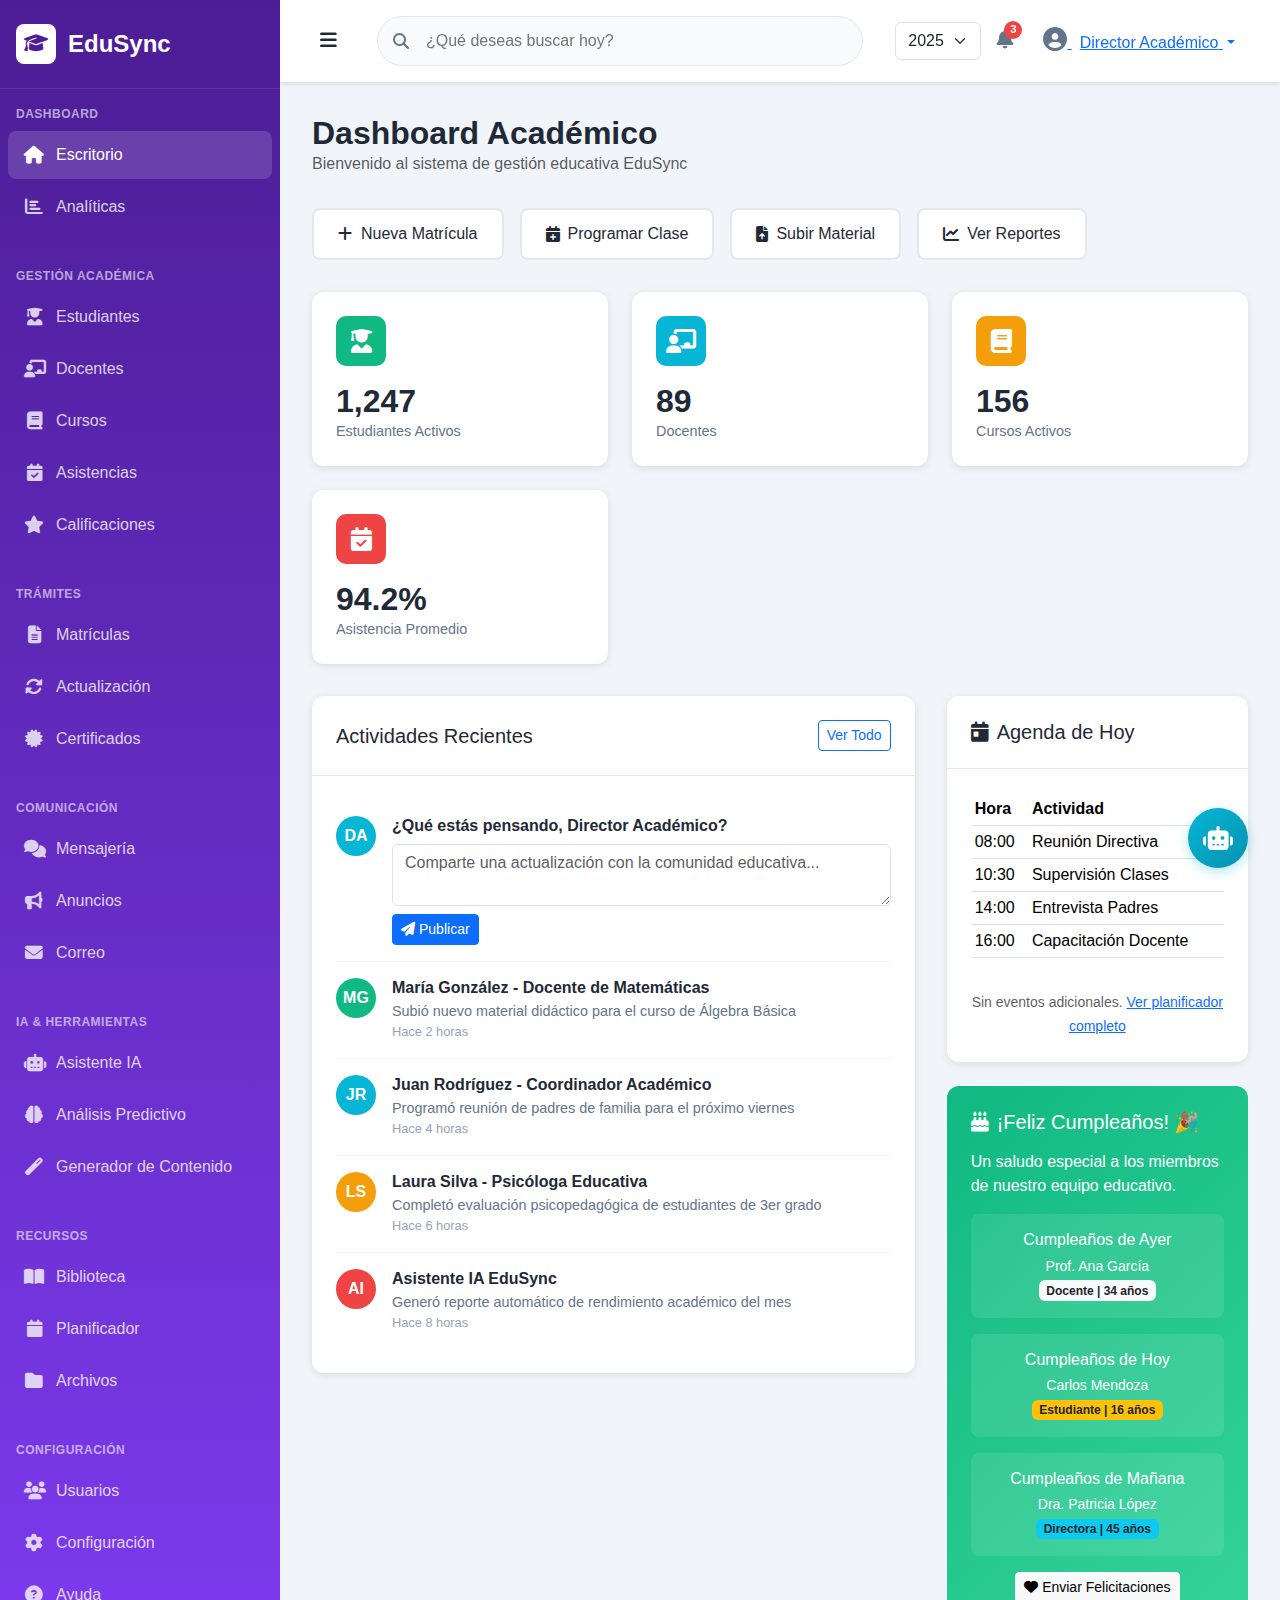
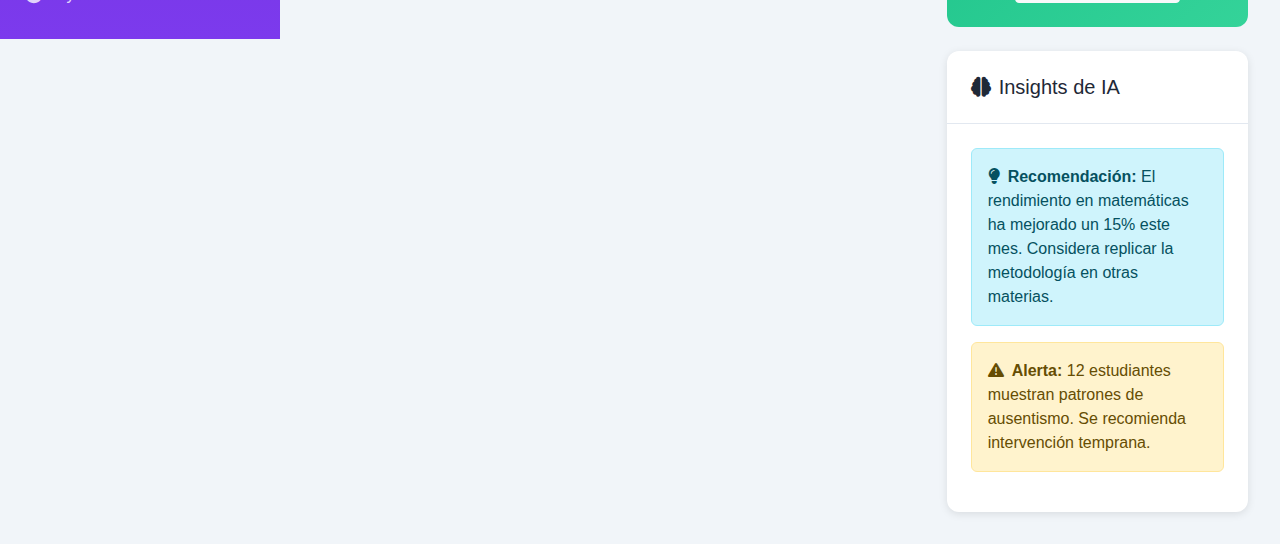
<file: index.html>
<!DOCTYPE html>
<html lang="es">
<head>
    <meta charset="UTF-8">
    <meta name="viewport" content="width=device-width, initial-scale=1.0">
    <title>EduSync - Portal Educativo</title>
    
    <link href="https://cdn.jsdelivr.net/npm/bootstrap@5.3.0/dist/css/bootstrap.min.css" rel="stylesheet">
    <link href="https://cdnjs.cloudflare.com/ajax/libs/font-awesome/6.4.0/css/all.min.css" rel="stylesheet">
    
    <link rel="stylesheet" href="estilos.css">
</head>
<body>
    <nav class="sidebar" id="sidebar">
        <div class="sidebar-header">
            <div class="logo">
                <i class="fas fa-graduation-cap"></i>
            </div>
            <h4>EduSync</h4>
        </div>

        <div class="nav-section">
            <div class="nav-section-title">Dashboard</div>
            <div class="nav-item">
                <a href="index.html" class="nav-link active">
                    <i class="fas fa-home"></i>
                    <span>Escritorio</span>
                </a>
            </div>
            <div class="nav-item">
                <a href="analiticas.html" class="nav-link">
                    <i class="fas fa-chart-bar"></i>
                    <span>Analíticas</span>
                </a>
            </div>
        </div>

        <div class="nav-section">
            <div class="nav-section-title">Gestión Académica</div>
            <div class="nav-item">
                <a href="estudiantes.html" class="nav-link"><i class="fas fa-user-graduate"></i><span>Estudiantes</span></a>
            </div>
            <div class="nav-item">
                <a href="docentes.html" class="nav-link"><i class="fas fa-chalkboard-teacher"></i><span>Docentes</span></a>
            </div>
            <div class="nav-item">
                <a href="cursos.html" class="nav-link"><i class="fas fa-book"></i><span>Cursos</span></a>
            </div>
            <div class="nav-item">
                <a href="asistencias.html" class="nav-link"><i class="fas fa-calendar-check"></i><span>Asistencias</span></a>
            </div>
            <div class="nav-item">
                <a href="calificaciones.html" class="nav-link"><i class="fas fa-star"></i><span>Calificaciones</span></a>
            </div>
        </div>

        <div class="nav-section">
            <div class="nav-section-title">Trámites</div>
            <div class="nav-item">
                <a href="#" class="nav-link"><i class="fas fa-file-alt"></i><span>Matrículas</span></a>
            </div>
            <div class="nav-item">
                <a href="#" class="nav-link"><i class="fas fa-sync-alt"></i><span>Actualización</span></a>
            </div>
            <div class="nav-item">
                <a href="#" class="nav-link"><i class="fas fa-certificate"></i><span>Certificados</span></a>
            </div>
        </div>

        <div class="nav-section">
            <div class="nav-section-title">Comunicación</div>
            <div class="nav-item">
                <a href="#" class="nav-link"><i class="fas fa-comments"></i><span>Mensajería</span></a>
            </div>
            <div class="nav-item">
                <a href="#" class="nav-link"><i class="fas fa-bullhorn"></i><span>Anuncios</span></a>
            </div>
            <div class="nav-item">
                <a href="#" class="nav-link"><i class="fas fa-envelope"></i><span>Correo</span></a>
            </div>
        </div>

        <div class="nav-section">
            <div class="nav-section-title">IA & Herramientas</div>
            <div class="nav-item">
                <a href="asistente_ia.html" class="nav-link"><i class="fas fa-robot"></i><span>Asistente IA</span></a>
            </div>
            <div class="nav-item">
                <a href="analisis_predictivo.html" class="nav-link"><i class="fas fa-brain"></i><span>Análisis Predictivo</span></a>
            </div>
            <div class="nav-item">
                <a href="generador_contenido.html" class="nav-link"><i class="fas fa-magic"></i><span>Generador de Contenido</span></a>
            </div>
        </div>

        <div class="nav-section">
            <div class="nav-section-title">Recursos</div>
            <div class="nav-item">
                <a href="#" class="nav-link"><i class="fas fa-book-open"></i><span>Biblioteca</span></a>
            </div>
            <div class="nav-item">
                <a href="#" class="nav-link"><i class="fas fa-calendar"></i><span>Planificador</span></a>
            </div>
            <div class="nav-item">
                <a href="#" class="nav-link"><i class="fas fa-folder"></i><span>Archivos</span></a>
            </div>
        </div>

        <div class="nav-section">
            <div class="nav-section-title">Configuración</div>
            <div class="nav-item">
                <a href="#" class="nav-link"><i class="fas fa-users"></i><span>Usuarios</span></a>
            </div>
            <div class="nav-item">
                <a href="#" class="nav-link"><i class="fas fa-cog"></i><span>Configuración</span></a>
            </div>
            <div class="nav-item">
                <a href="#" class="nav-link"><i class="fas fa-question-circle"></i><span>Ayuda</span></a>
            </div>
        </div>
    </nav>

    <div class="main-content">
        <nav class="top-navbar">
            <div class="d-flex align-items-center">
                <button class="toggle-sidebar" onclick="toggleSidebar()">
                    <i class="fas fa-bars"></i>
                </button>
            </div>

            <div class="search-container">
                <i class="fas fa-search"></i>
                <input type="text" class="search-input" placeholder="¿Qué deseas buscar hoy?">
            </div>

            <div class="user-menu">
                <select class="form-select" style="width: auto;">
                    <option>2025</option>
                    <option>2024</option>
                </select>
                
                <div class="notification-badge">
                    <i class="fas fa-bell" style="font-size: 1.2rem; color: #64748b;"></i>
                    <span class="badge">3</span>
                </div>

                <div class="dropdown">
                    <button class="btn btn-link dropdown-toggle" type="button" data-bs-toggle="dropdown">
                        <i class="fas fa-user-circle" style="font-size: 1.5rem; color: #64748b;"></i>
                        <span class="ms-2">Director Académico</span>
                    </button>
                    <ul class="dropdown-menu">
                        <li><a class="dropdown-item" href="#"><i class="fas fa-user me-2"></i>Perfil</a></li>
                        <li><a class="dropdown-item" href="#"><i class="fas fa-cog me-2"></i>Configuración</a></li>
                        <li><hr class="dropdown-divider"></li>
                        <li><a class="dropdown-item" href="#"><i class="fas fa-sign-out-alt me-2"></i>Cerrar Sesión</a></li>
                    </ul>
                </div>
            </div>
        </nav>

        <div class="dashboard-content">
            <div class="page-header">
                <h1 class="page-title">Dashboard Académico</h1>
                <p class="text-muted">Bienvenido al sistema de gestión educativa EduSync</p>
            </div>

            <div class="quick-actions">
                <a href="#" class="quick-action-btn"><i class="fas fa-plus"></i><span>Nueva Matrícula</span></a>
                <a href="#" class="quick-action-btn"><i class="fas fa-calendar-plus"></i><span>Programar Clase</span></a>
                <a href="#" class="quick-action-btn"><i class="fas fa-file-upload"></i><span>Subir Material</span></a>
                <a href="#" class="quick-action-btn"><i class="fas fa-chart-line"></i><span>Ver Reportes</span></a>
            </div>

            <div class="stats-cards">
                <div class="stat-card">
                    <div class="icon" style="background: var(--success-color);"><i class="fas fa-user-graduate"></i></div>
                    <h3 class="number">1,247</h3>
                    <p class="label">Estudiantes Activos</p>
                </div>
                <div class="stat-card">
                    <div class="icon" style="background: var(--accent-color);"><i class="fas fa-chalkboard-teacher"></i></div>
                    <h3 class="number">89</h3>
                    <p class="label">Docentes</p>
                </div>
                <div class="stat-card">
                    <div class="icon" style="background: var(--warning-color);"><i class="fas fa-book"></i></div>
                    <h3 class="number">156</h3>
                    <p class="label">Cursos Activos</p>
                </div>
                <div class="stat-card">
                    <div class="icon" style="background: var(--danger-color);"><i class="fas fa-calendar-check"></i></div>
                    <h3 class="number">94.2%</h3>
                    <p class="label">Asistencia Promedio</p>
                </div>
            </div>

            <div class="dashboard-grid">
                <div>
                    <div class="card">
                        <div class="card-header d-flex justify-content-between align-items-center">
                            <h5 class="mb-0">Actividades Recientes</h5>
                            <a href="#" class="btn btn-sm btn-outline-primary">Ver Todo</a>
                        </div>
                        <div class="card-body">
                            <div class="activity-item">
                                <div class="activity-avatar">DA</div>
                                <div class="activity-content flex-grow-1">
                                    <h6>¿Qué estás pensando, Director Académico?</h6>
                                    <div class="mt-2">
                                        <textarea class="form-control" rows="2" placeholder="Comparte una actualización con la comunidad educativa..."></textarea>
                                        <div class="mt-2">
                                            <button class="btn btn-primary btn-sm"><i class="fas fa-paper-plane me-1"></i>Publicar</button>
                                        </div>
                                    </div>
                                </div>
                            </div>
                            <div class="activity-item">
                                <div class="activity-avatar" style="background: var(--success-color);">MG</div>
                                <div class="activity-content flex-grow-1">
                                    <h6>María González - Docente de Matemáticas</h6>
                                    <p>Subió nuevo material didáctico para el curso de Álgebra Básica</p>
                                    <div class="activity-time">Hace 2 horas</div>
                                </div>
                            </div>
                            <div class="activity-item">
                                <div class="activity-avatar" style="background: var(--accent-color);">JR</div>
                                <div class="activity-content flex-grow-1">
                                    <h6>Juan Rodríguez - Coordinador Académico</h6>
                                    <p>Programó reunión de padres de familia para el próximo viernes</p>
                                    <div class="activity-time">Hace 4 horas</div>
                                </div>
                            </div>
                            <div class="activity-item">
                                <div class="activity-avatar" style="background: var(--warning-color);">LS</div>
                                <div class="activity-content flex-grow-1">
                                    <h6>Laura Silva - Psicóloga Educativa</h6>
                                    <p>Completó evaluación psicopedagógica de estudiantes de 3er grado</p>
                                    <div class="activity-time">Hace 6 horas</div>
                                </div>
                            </div>
                            <div class="activity-item">
                                <div class="activity-avatar" style="background: var(--danger-color);">AI</div>
                                <div class="activity-content flex-grow-1">
                                    <h6>Asistente IA EduSync</h6>
                                    <p>Generó reporte automático de rendimiento académico del mes</p>
                                    <div class="activity-time">Hace 8 horas</div>
                                </div>
                            </div>
                        </div>
                    </div>
                </div>
                <div>
                    <div class="card mb-4">
                        <div class="card-header"><h5 class="mb-0"><i class="fas fa-calendar-day me-2"></i>Agenda de Hoy</h5></div>
                        <div class="card-body">
                            <div class="table-responsive">
                                <table class="table table-sm">
                                    <thead><tr><th>Hora</th><th>Actividad</th></tr></thead>
                                    <tbody>
                                        <tr><td>08:00</td><td>Reunión Directiva</td></tr>
                                        <tr><td>10:30</td><td>Supervisión Clases</td></tr>
                                        <tr><td>14:00</td><td>Entrevista Padres</td></tr>
                                        <tr><td>16:00</td><td>Capacitación Docente</td></tr>
                                    </tbody>
                                </table>
                            </div>
                            <div class="text-center mt-3">
                                <small class="text-muted">Sin eventos adicionales. <a href="#" class="text-primary">Ver planificador completo</a></small>
                            </div>
                        </div>
                    </div>
                    <div class="birthday-card">
                        <h5 class="mb-3"><i class="fas fa-birthday-cake me-2"></i>¡Feliz Cumpleaños! 🎉</h5>
                        <p class="mb-3">Un saludo especial a los miembros de nuestro equipo educativo.</p>
                        <div class="birthday-grid">
                            <div class="birthday-item"><h6 class="mb-1">Cumpleaños de Ayer</h6><small>Prof. Ana García</small><br><small class="badge bg-light text-dark">Docente | 34 años</small></div>
                            <div class="birthday-item"><h6 class="mb-1">Cumpleaños de Hoy</h6><small>Carlos Mendoza</small><br><small class="badge bg-warning text-dark">Estudiante | 16 años</small></div>
                            <div class="birthday-item"><h6 class="mb-1">Cumpleaños de Mañana</h6><small>Dra. Patricia López</small><br><small class="badge bg-info text-dark">Directora | 45 años</small></div>
                        </div>
                        <div class="mt-3 text-center"><button class="btn btn-light btn-sm"><i class="fas fa-heart me-1"></i>Enviar Felicitaciones</button></div>
                    </div>
                    <div class="card mt-4">
                        <div class="card-header"><h5 class="mb-0"><i class="fas fa-brain me-2"></i>Insights de IA</h5></div>
                        <div class="card-body">
                            <div class="alert alert-info"><i class="fas fa-lightbulb me-2"></i><strong>Recomendación:</strong> El rendimiento en matemáticas ha mejorado un 15% este mes. Considera replicar la metodología en otras materias.</div>
                            <div class="alert alert-warning"><i class="fas fa-exclamation-triangle me-2"></i><strong>Alerta:</strong> 12 estudiantes muestran patrones de ausentismo. Se recomienda intervención temprana.</div>
                        </div>
                    </div>
                </div>
            </div>
        </div>
    </div>

    <div class="ai-assistant" onclick="openAIAssistant()"><i class="fas fa-robot"></i></div>

    <script src="https://cdn.jsdelivr.net/npm/bootstrap@5.3.0/dist/js/bootstrap.bundle.min.js"></script>
    <script src="js.js"></script>
</body>
</html>
</file>
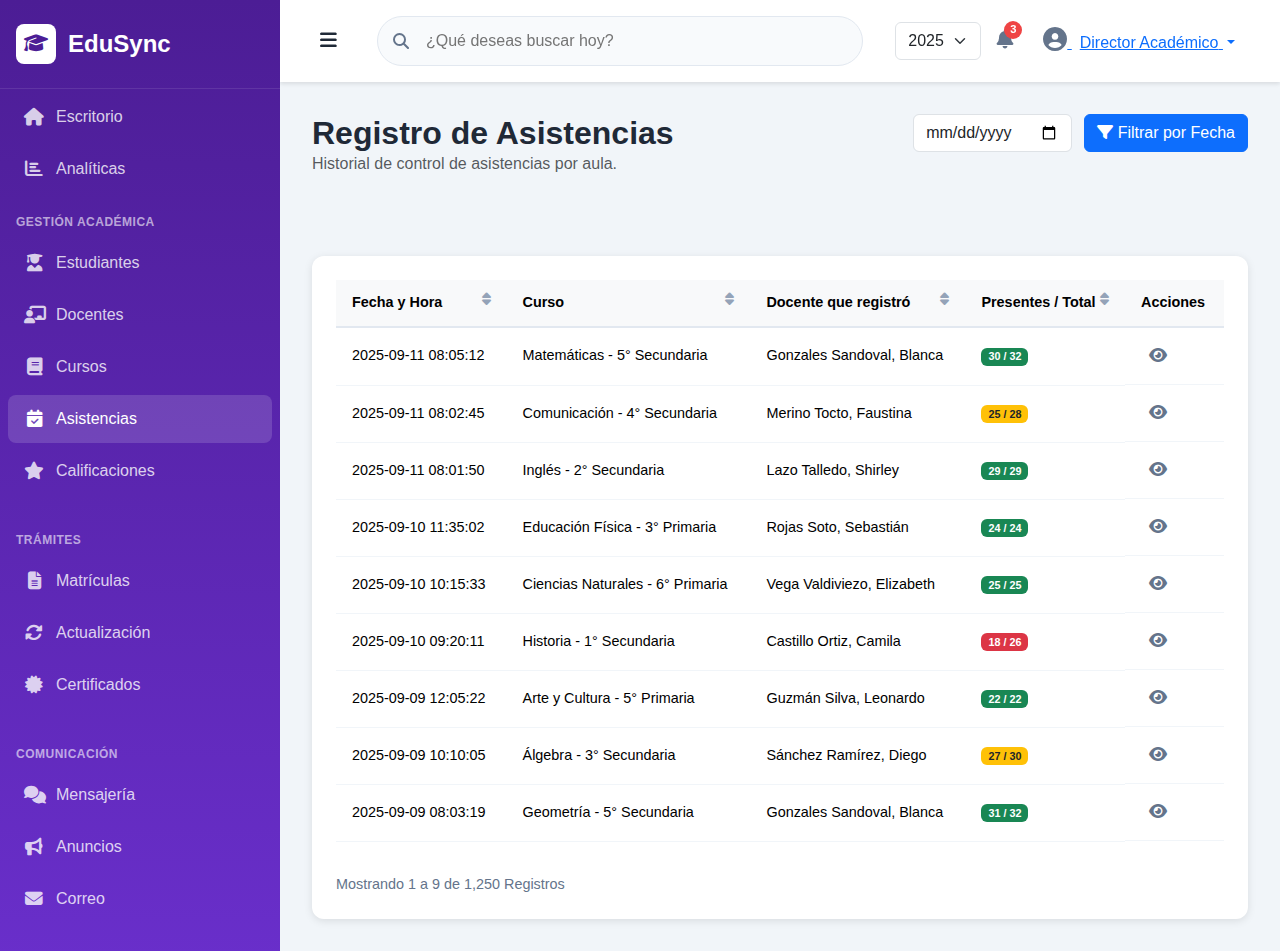
<file: asistencias.html>
<!DOCTYPE html>
<html lang="es">

<head>
    <meta charset="UTF-8">
    <meta name="viewport" content="width=device-width, initial-scale=1.0">
    <title>EduSync - Asistencias</title>

    <link href="https://cdn.jsdelivr.net/npm/bootstrap@5.3.0/dist/css/bootstrap.min.css" rel="stylesheet">
    <link href="https://cdnjs.cloudflare.com/ajax/libs/font-awesome/6.4.0/css/all.min.css" rel="stylesheet">

    <link rel="stylesheet" href="estilos.css">
    <link rel="stylesheet" href="tabla_estilos.css">
</head>

<body>
    <nav class="sidebar" id="sidebar">
        <div class="sidebar-header">
            <div class="logo">
                <i class="fas fa-graduation-cap"></i>
            </div>
            <h4>EduSync</h4>
        </div>

        <div class="nav-item">
            <a href="index.html" class="nav-link"> <i class="fas fa-home"></i>
                <span>Escritorio</span>
            </a>
        </div>
        <div class="nav-item">
            <a href="analiticas.html" class="nav-link"> <i class="fas fa-chart-bar"></i>
                <span>Analíticas</span>
            </a>
        </div>
        </div>

        <div class="nav-section">
            <div class="nav-section-title">Gestión Académica</div>
            <div class="nav-item">
                <a href="estudiantes.html" class="nav-link"><i
                        class="fas fa-user-graduate"></i><span>Estudiantes</span></a>
            </div>
            <div class="nav-item">
                <a href="docentes.html" class="nav-link"><i
                        class="fas fa-chalkboard-teacher"></i><span>Docentes</span></a>
            </div>
            <div class="nav-item">
                <a href="cursos.html" class="nav-link"><i class="fas fa-book"></i><span>Cursos</span></a>
            </div>
            <div class="nav-item">
                <a href="asistencias.html" class="nav-link active"><i
                        class="fas fa-calendar-check"></i><span>Asistencias</span></a>
            </div>
            <div class="nav-item">
                <a href="calificaciones.html" class="nav-link"><i
                        class="fas fa-star"></i><span>Calificaciones</span></a>
            </div>
        </div>

        <div class="nav-section">
            <div class="nav-section-title">Trámites</div>
            <div class="nav-item">
                <a href="#" class="nav-link"><i class="fas fa-file-alt"></i><span>Matrículas</span></a>
            </div>
            <div class="nav-item">
                <a href="#" class="nav-link"><i class="fas fa-sync-alt"></i><span>Actualización</span></a>
            </div>
            <div class="nav-item">
                <a href="#" class="nav-link"><i class="fas fa-certificate"></i><span>Certificados</span></a>
            </div>
        </div>

        <div class="nav-section">
            <div class="nav-section-title">Comunicación</div>
            <div class="nav-item">
                <a href="#" class="nav-link"><i class="fas fa-comments"></i><span>Mensajería</span></a>
            </div>
            <div class="nav-item">
                <a href="#" class="nav-link"><i class="fas fa-bullhorn"></i><span>Anuncios</span></a>
            </div>
            <div class="nav-item">
                <a href="#" class="nav-link"><i class="fas fa-envelope"></i><span>Correo</span></a>
            </div>
        </div>

        <div class="nav-section">
            <div class="nav-section-title">IA & Herramientas</div>
            <div class="nav-item">
                <a href="asistente_ia.html" class="nav-link"><i class="fas fa-robot"></i><span>Asistente IA</span></a>
            </div>
            <div class="nav-item">
                <a href="analisis_predictivo.html" class="nav-link"><i class="fas fa-brain"></i><span>Análisis Predictivo</span></a>
            </div>
            <div class="nav-item">
                <a href="generador_contenido.html" class="nav-link"><i class="fas fa-magic"></i><span>Generador de Contenido</span></a>
            </div>
        </div>

        <div class="nav-section">
            <div class="nav-section-title">Recursos</div>
            <div class="nav-item">
                <a href="#" class="nav-link"><i class="fas fa-book-open"></i><span>Biblioteca</span></a>
            </div>
            <div class="nav-item">
                <a href="#" class="nav-link"><i class="fas fa-calendar"></i><span>Planificador</span></a>
            </div>
            <div class="nav-item">
                <a href="#" class="nav-link"><i class="fas fa-folder"></i><span>Archivos</span></a>
            </div>
        </div>

        <div class="nav-section">
            <div class="nav-section-title">Configuración</div>
            <div class="nav-item">
                <a href="#" class="nav-link"><i class="fas fa-users"></i><span>Usuarios</span></a>
            </div>
            <div class="nav-item">
                <a href="#" class="nav-link"><i class="fas fa-cog"></i><span>Configuración</span></a>
            </div>
            <div class="nav-item">
                <a href="#" class="nav-link"><i class="fas fa-question-circle"></i><span>Ayuda</span></a>
            </div>
        </div>
    </nav>

    <div class="main-content">
        <nav class="top-navbar">
            <div class="d-flex align-items-center">
                <button class="toggle-sidebar" onclick="toggleSidebar()"><i class="fas fa-bars"></i></button>
            </div>
            <div class="search-container">
                <i class="fas fa-search"></i>
                <input type="text" class="search-input" placeholder="¿Qué deseas buscar hoy?">
            </div>
            <div class="user-menu">
                <select class="form-select" style="width: auto;">
                    <option>2025</option>
                    <option>2024</option>
                </select>
                <div class="notification-badge">
                    <i class="fas fa-bell" style="font-size: 1.2rem; color: #64748b;"></i>
                    <span class="badge">3</span>
                </div>
                <div class="dropdown">
                    <button class="btn btn-link dropdown-toggle" type="button" data-bs-toggle="dropdown">
                        <i class="fas fa-user-circle" style="font-size: 1.5rem; color: #64748b;"></i>
                        <span class="ms-2">Director Académico</span>
                    </button>
                    <ul class="dropdown-menu">
                        <li><a class="dropdown-item" href="#"><i class="fas fa-user me-2"></i>Perfil</a></li>
                        <li><a class="dropdown-item" href="#"><i class="fas fa-cog me-2"></i>Configuración</a></li>
                        <li>
                            <hr class="dropdown-divider">
                        </li>
                        <li><a class="dropdown-item" href="#"><i class="fas fa-sign-out-alt me-2"></i>Cerrar Sesión</a>
                        </li>
                    </ul>
                </div>
            </div>
        </nav>

        <div class="dashboard-content">
            <div class="page-header-container">
                <div class="page-header">
                    <h1 class="page-title">Registro de Asistencias</h1>
                    <p class="text-muted">Historial de control de asistencias por aula.</p>
                </div>
                <div class="header-actions">
                    <input type="date" class="form-control" style="width: auto;">
                    <button class="btn btn-primary"><i class="fas fa-filter"></i> Filtrar por Fecha</button>
                </div>
            </div>

            <div class="card">
                <div class="card-body">
                    <div class="table-responsive">
                        <table class="table data-table">
                            <thead>
                                <tr>
                                    <th>Fecha y Hora <i class="fas fa-sort"></i></th>
                                    <th>Curso <i class="fas fa-sort"></i></th>
                                    <th>Docente que registró <i class="fas fa-sort"></i></th>
                                    <th>Presentes / Total <i class="fas fa-sort"></i></th>
                                    <th>Acciones</th>
                                </tr>
                            </thead>
                            <tbody>
                                <tr>
                                    <td>2025-09-11 08:05:12</td>
                                    <td>Matemáticas - 5° Secundaria</td>
                                    <td>Gonzales Sandoval, Blanca</td>
                                    <td><span class="badge bg-success">30 / 32</span></td>
                                    <td class="actions-cell">
                                        <button class="btn-action" title="Ver Detalle"><i
                                                class="fas fa-eye"></i></button>
                                    </td>
                                </tr>
                                <tr>
                                    <td>2025-09-11 08:02:45</td>
                                    <td>Comunicación - 4° Secundaria</td>
                                    <td>Merino Tocto, Faustina</td>
                                    <td><span class="badge bg-warning text-dark">25 / 28</span></td>
                                    <td class="actions-cell">
                                        <button class="btn-action" title="Ver Detalle"><i
                                                class="fas fa-eye"></i></button>
                                    </td>
                                </tr>
                                <tr>
                                    <td>2025-09-11 08:01:50</td>
                                    <td>Inglés - 2° Secundaria</td>
                                    <td>Lazo Talledo, Shirley</td>
                                    <td><span class="badge bg-success">29 / 29</span></td>
                                    <td class="actions-cell">
                                        <button class="btn-action" title="Ver Detalle"><i
                                                class="fas fa-eye"></i></button>
                                    </td>
                                </tr>
                                <tr>
                                    <td>2025-09-10 11:35:02</td>
                                    <td>Educación Física - 3° Primaria</td>
                                    <td>Rojas Soto, Sebastián</td>
                                    <td><span class="badge bg-success">24 / 24</span></td>
                                    <td class="actions-cell">
                                        <button class="btn-action" title="Ver Detalle"><i
                                                class="fas fa-eye"></i></button>
                                    </td>
                                </tr>
                                <tr>
                                    <td>2025-09-10 10:15:33</td>
                                    <td>Ciencias Naturales - 6° Primaria</td>
                                    <td>Vega Valdiviezo, Elizabeth</td>
                                    <td><span class="badge bg-success">25 / 25</span></td>
                                    <td class="actions-cell">
                                        <button class="btn-action" title="Ver Detalle"><i
                                                class="fas fa-eye"></i></button>
                                    </td>
                                </tr>
                                <tr>
                                    <td>2025-09-10 09:20:11</td>
                                    <td>Historia - 1° Secundaria</td>
                                    <td>Castillo Ortiz, Camila</td>
                                    <td><span class="badge bg-danger">18 / 26</span></td>
                                    <td class="actions-cell">
                                        <button class="btn-action" title="Ver Detalle"><i
                                                class="fas fa-eye"></i></button>
                                    </td>
                                </tr>
                                <tr>
                                    <td>2025-09-09 12:05:22</td>
                                    <td>Arte y Cultura - 5° Primaria</td>
                                    <td>Guzmán Silva, Leonardo</td>
                                    <td><span class="badge bg-success">22 / 22</span></td>
                                    <td class="actions-cell">
                                        <button class="btn-action" title="Ver Detalle"><i
                                                class="fas fa-eye"></i></button>
                                    </td>
                                </tr>
                                <tr>
                                    <td>2025-09-09 10:10:05</td>
                                    <td>Álgebra - 3° Secundaria</td>
                                    <td>Sánchez Ramírez, Diego</td>
                                    <td><span class="badge bg-warning text-dark">27 / 30</span></td>
                                    <td class="actions-cell">
                                        <button class="btn-action" title="Ver Detalle"><i
                                                class="fas fa-eye"></i></button>
                                    </td>
                                </tr>
                                <tr>
                                    <td>2025-09-09 08:03:19</td>
                                    <td>Geometría - 5° Secundaria</td>
                                    <td>Gonzales Sandoval, Blanca</td>
                                    <td><span class="badge bg-success">31 / 32</span></td>
                                    <td class="actions-cell">
                                        <button class="btn-action" title="Ver Detalle"><i
                                                class="fas fa-eye"></i></button>
                                    </td>
                                </tr>
                            </tbody>
                        </table>
                    </div>
                    <div class="pagination-container">
                        <span class="pagination-info">Mostrando 1 a 9 de 1,250 Registros</span>
                        <nav></nav>
                    </div>
                </div>
            </div>
        </div>
    </div>

    <script src="https://cdn.jsdelivr.net/npm/bootstrap@5.3.0/dist/js/bootstrap.bundle.min.js"></script>
    <script src="js.js"></script>
</body>

</html>
</file>
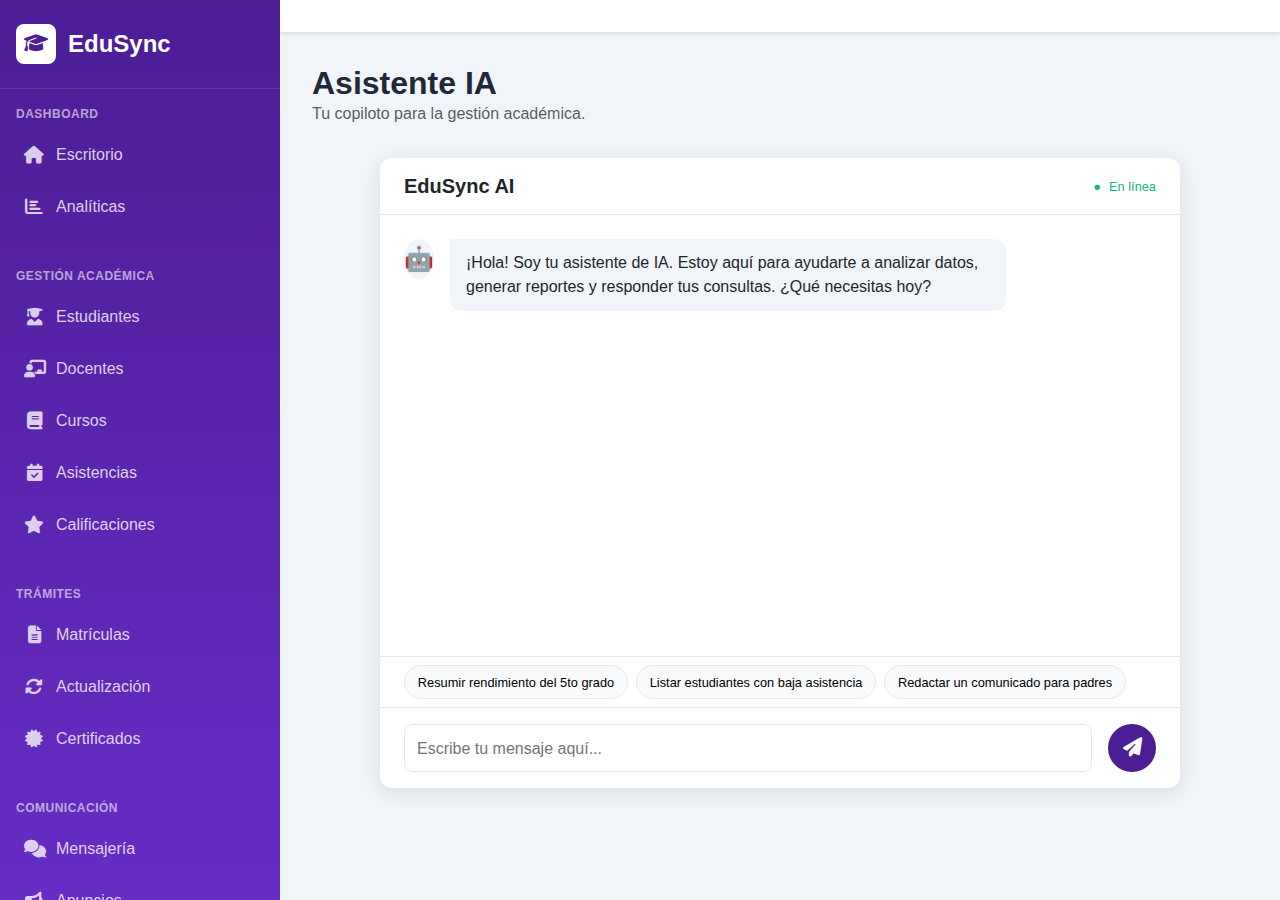
<file: asistente_ia.html>
<!DOCTYPE html>
<html lang="es">

<head>
    <meta charset="UTF-8">
    <meta name="viewport" content="width=device-width, initial-scale=1.0">
    <title>EduSync - Asistente IA</title>

    <link href="https://cdn.jsdelivr.net/npm/bootstrap@5.3.0/dist/css/bootstrap.min.css" rel="stylesheet">
    <link href="https://cdnjs.cloudflare.com/ajax/libs/font-awesome/6.4.0/css/all.min.css" rel="stylesheet">

    <link rel="stylesheet" href="estilos.css">
    <link rel="stylesheet" href="asistente_ia_estilos.css">
</head>

<body>
    <nav class="sidebar" id="sidebar">
        <div class="sidebar-header">
            <div class="logo">
                <i class="fas fa-graduation-cap"></i>
            </div>
            <h4>EduSync</h4>
        </div>

        <div class="nav-section">
            <div class="nav-section-title">Dashboard</div>
            <div class="nav-item">
                <a href="index.html" class="nav-link">
                    <i class="fas fa-home"></i>
                    <span>Escritorio</span>
                </a>
            </div>
            <div class="nav-item">
                <a href="analiticas.html" class="nav-link">
                    <i class="fas fa-chart-bar"></i>
                    <span>Analíticas</span>
                </a>
            </div>
        </div>

        <div class="nav-section">
            <div class="nav-section-title">Gestión Académica</div>
            <div class="nav-item">
                <a href="estudiantes.html" class="nav-link"><i
                        class="fas fa-user-graduate"></i><span>Estudiantes</span></a>
            </div>
            <div class="nav-item">
                <a href="docentes.html" class="nav-link"><i
                        class="fas fa-chalkboard-teacher"></i><span>Docentes</span></a>
            </div>
            <div class="nav-item">
                <a href="cursos.html" class="nav-link"><i class="fas fa-book"></i><span>Cursos</span></a>
            </div>
            <div class="nav-item">
                <a href="asistencias.html" class="nav-link"><i
                        class="fas fa-calendar-check"></i><span>Asistencias</span></a>
            </div>
            <div class="nav-item">
                <a href="calificaciones.html" class="nav-link"><i
                        class="fas fa-star"></i><span>Calificaciones</span></a>
            </div>
        </div>

        <div class="nav-section">
            <div class="nav-section-title">Trámites</div>
            <div class="nav-item">
                <a href="#" class="nav-link"><i class="fas fa-file-alt"></i><span>Matrículas</span></a>
            </div>
            <div class="nav-item">
                <a href="#" class="nav-link"><i class="fas fa-sync-alt"></i><span>Actualización</span></a>
            </div>
            <div class="nav-item">
                <a href="#" class="nav-link"><i class="fas fa-certificate"></i><span>Certificados</span></a>
            </div>
        </div>

        <div class="nav-section">
            <div class="nav-section-title">Comunicación</div>
            <div class="nav-item">
                <a href="#" class="nav-link"><i class="fas fa-comments"></i><span>Mensajería</span></a>
            </div>
            <div class="nav-item">
                <a href="#" class="nav-link"><i class="fas fa-bullhorn"></i><span>Anuncios</span></a>
            </div>
            <div class="nav-item">
                <a href="#" class="nav-link"><i class="fas fa-envelope"></i><span>Correo</span></a>
            </div>
        </div>

        <div class="nav-section">
            <div class="nav-section-title">IA & Herramientas</div>
            <div class="nav-item">
                <a href="asistente_ia.html" class="nav-link active"><i class="fas fa-robot"></i><span>Asistente IA</span></a>
            </div>
            <div class="nav-item">
                <a href="analisis_predictivo.html" class="nav-link"><i class="fas fa-brain"></i><span>Análisis Predictivo</span></a>
            </div>
            <div class="nav-item">
                <a href="generador_contenido.html" class="nav-link"><i class="fas fa-magic"></i><span>Generador de Contenido</span></a>
            </div>
        </div>

        <div class="nav-section">
            <div class="nav-section-title">Recursos</div>
            <div class="nav-item">
                <a href="#" class="nav-link"><i class="fas fa-book-open"></i><span>Biblioteca</span></a>
            </div>
            <div class="nav-item">
                <a href="#" class="nav-link"><i class="fas fa-calendar"></i><span>Planificador</span></a>
            </div>
            <div class="nav-item">
                <a href="#" class="nav-link"><i class="fas fa-folder"></i><span>Archivos</span></a>
            </div>
        </div>

        <div class="nav-section">
            <div class="nav-section-title">Configuración</div>
            <div class="nav-item">
                <a href="#" class="nav-link"><i class="fas fa-users"></i><span>Usuarios</span></a>
            </div>
            <div class="nav-item">
                <a href="#" class="nav-link"><i class="fas fa-cog"></i><span>Configuración</span></a>
            </div>
            <div class="nav-item">
                <a href="#" class="nav-link"><i class="fas fa-question-circle"></i><span>Ayuda</span></a>
            </div>
        </div>
    </nav>

    <div class="main-content">
        <nav class="top-navbar">
        </nav>

        <div class="dashboard-content">
            <div class="page-header">
                <h1 class="page-title">Asistente IA</h1>
                <p class="text-muted">Tu copiloto para la gestión académica.</p>
            </div>

            <div class="chat-container">
                <div class="chat-header">
                    <h5>EduSync AI</h5>
                    <span class="status-indicator">En línea</span>
                </div>
                <div class="chat-body" id="chat-body">
                    <div class="chat-message ai">
                        <div class="avatar">🤖</div>
                        <div class="message-content">
                            <p>¡Hola! Soy tu asistente de IA. Estoy aquí para ayudarte a analizar datos, generar
                                reportes y responder tus consultas. ¿Qué necesitas hoy?</p>
                        </div>
                    </div>
                </div>
                <div class="prompt-suggestions" id="prompt-suggestions">
                    <button class="prompt-btn">Resumir rendimiento del 5to grado</button>
                    <button class="prompt-btn">Listar estudiantes con baja asistencia</button>
                    <button class="prompt-btn">Redactar un comunicado para padres</button>
                </div>
                <div class="chat-footer">
                    <textarea id="chat-input" placeholder="Escribe tu mensaje aquí..." rows="1"></textarea>
                    <button id="send-btn" class="send-btn"><i class="fas fa-paper-plane"></i></button>
                </div>
            </div>
        </div>
    </div>

    <script src="js.js"></script>
    <script src="asistente_ia_script.js"></script>
</body>

</html>
</file>
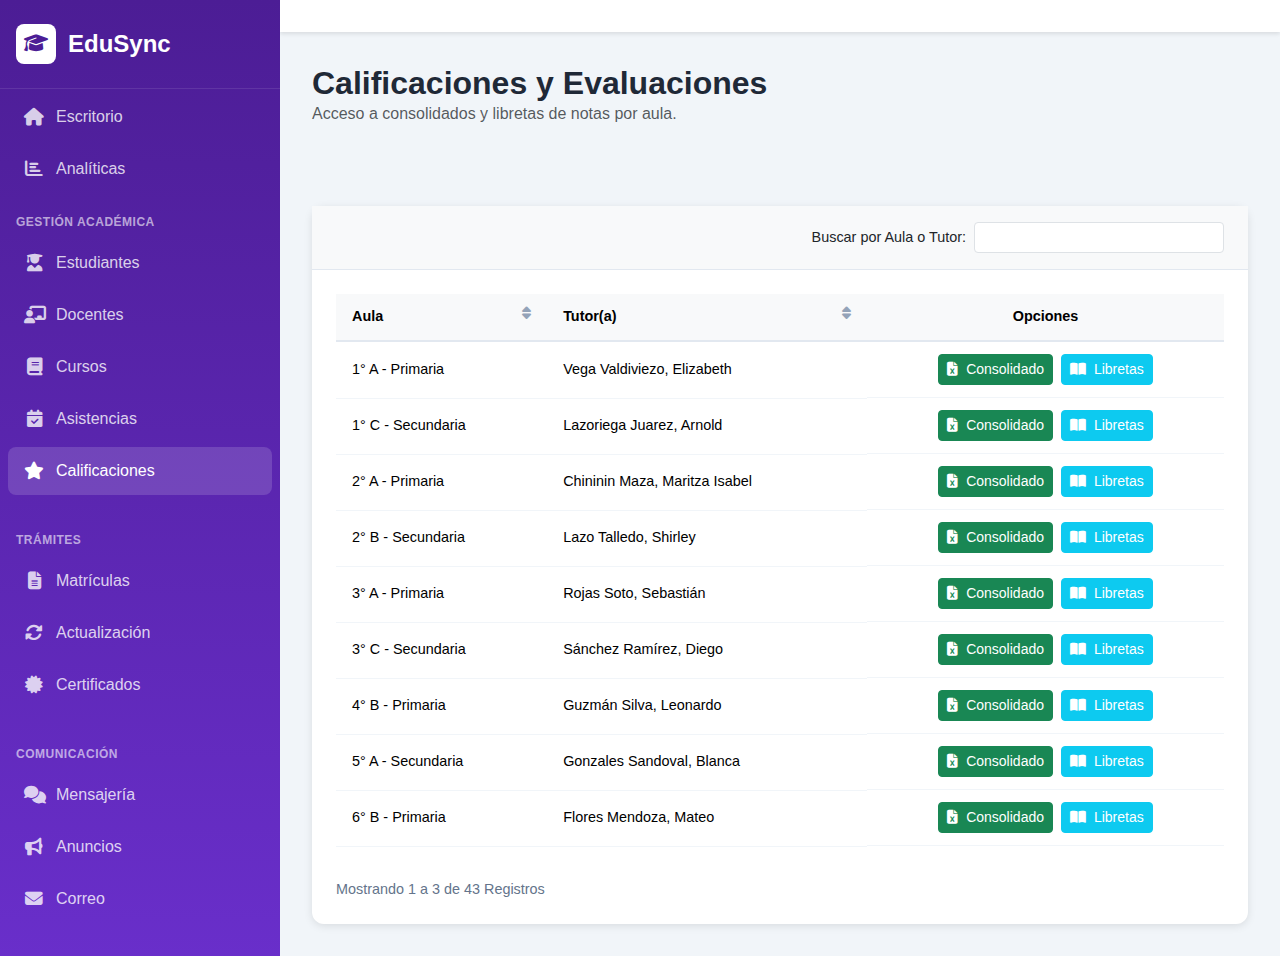
<file: calificaciones.html>
<!DOCTYPE html>
<html lang="es">

<head>
    <meta charset="UTF-8">
    <meta name="viewport" content="width=device-width, initial-scale=1.0">
    <title>EduSync - Calificaciones</title>

    <link href="https://cdn.jsdelivr.net/npm/bootstrap@5.3.0/dist/css/bootstrap.min.css" rel="stylesheet">
    <link href="https://cdnjs.cloudflare.com/ajax/libs/font-awesome/6.4.0/css/all.min.css" rel="stylesheet">

    <link rel="stylesheet" href="estilos.css">
    <link rel="stylesheet" href="tabla_estilos.css">
</head>

<body>
    <nav class="sidebar" id="sidebar">
        <div class="sidebar-header">
            <div class="logo">
                <i class="fas fa-graduation-cap"></i>
            </div>
            <h4>EduSync</h4>
        </div>

        <div class="nav-item">
            <a href="index.html" class="nav-link"> <i class="fas fa-home"></i>
                <span>Escritorio</span>
            </a>
        </div>
        <div class="nav-item">
            <a href="analiticas.html" class="nav-link"> <i class="fas fa-chart-bar"></i>
                <span>Analíticas</span>
            </a>
        </div>
        </div>

        <div class="nav-section">
            <div class="nav-section-title">Gestión Académica</div>
            <div class="nav-item">
                <a href="estudiantes.html" class="nav-link"><i
                        class="fas fa-user-graduate"></i><span>Estudiantes</span></a>
            </div>
            <div class="nav-item">
                <a href="docentes.html" class="nav-link"><i
                        class="fas fa-chalkboard-teacher"></i><span>Docentes</span></a>
            </div>
            <div class="nav-item">
                <a href="cursos.html" class="nav-link"><i class="fas fa-book"></i><span>Cursos</span></a>
            </div>
            <div class="nav-item">
                <a href="asistencias.html" class="nav-link"><i
                        class="fas fa-calendar-check"></i><span>Asistencias</span></a>
            </div>
            <div class="nav-item">
                <a href="calificaciones.html" class="nav-link active"><i
                        class="fas fa-star"></i><span>Calificaciones</span></a>
            </div>
        </div>

        <div class="nav-section">
            <div class="nav-section-title">Trámites</div>
            <div class="nav-item">
                <a href="#" class="nav-link"><i class="fas fa-file-alt"></i><span>Matrículas</span></a>
            </div>
            <div class="nav-item">
                <a href="#" class="nav-link"><i class="fas fa-sync-alt"></i><span>Actualización</span></a>
            </div>
            <div class="nav-item">
                <a href="#" class="nav-link"><i class="fas fa-certificate"></i><span>Certificados</span></a>
            </div>
        </div>

        <div class="nav-section">
            <div class="nav-section-title">Comunicación</div>
            <div class="nav-item">
                <a href="#" class="nav-link"><i class="fas fa-comments"></i><span>Mensajería</span></a>
            </div>
            <div class="nav-item">
                <a href="#" class="nav-link"><i class="fas fa-bullhorn"></i><span>Anuncios</span></a>
            </div>
            <div class="nav-item">
                <a href="#" class="nav-link"><i class="fas fa-envelope"></i><span>Correo</span></a>
            </div>
        </div>

        <div class="nav-section">
            <div class="nav-section-title">IA & Herramientas</div>
            <div class="nav-item">
                <a href="asistente_ia.html" class="nav-link"><i class="fas fa-robot"></i><span>Asistente IA</span></a>
            </div>
            <div class="nav-item">
                <a href="analisis_predictivo.html" class="nav-link"><i class="fas fa-brain"></i><span>Análisis Predictivo</span></a>
            </div>
            <div class="nav-item">
                <a href="generador_contenido.html" class="nav-link"><i class="fas fa-magic"></i><span>Generador de Contenido</span></a>
            </div>
        </div>

        <div class="nav-section">
            <div class="nav-section-title">Recursos</div>
            <div class="nav-item">
                <a href="#" class="nav-link"><i class="fas fa-book-open"></i><span>Biblioteca</span></a>
            </div>
            <div class="nav-item">
                <a href="#" class="nav-link"><i class="fas fa-calendar"></i><span>Planificador</span></a>
            </div>
            <div class="nav-item">
                <a href="#" class="nav-link"><i class="fas fa-folder"></i><span>Archivos</span></a>
            </div>
        </div>

        <div class="nav-section">
            <div class="nav-section-title">Configuración</div>
            <div class="nav-item">
                <a href="#" class="nav-link"><i class="fas fa-users"></i><span>Usuarios</span></a>
            </div>
            <div class="nav-item">
                <a href="#" class="nav-link"><i class="fas fa-cog"></i><span>Configuración</span></a>
            </div>
            <div class="nav-item">
                <a href="#" class="nav-link"><i class="fas fa-question-circle"></i><span>Ayuda</span></a>
            </div>
        </div>
    </nav>

    <div class="main-content">
        <nav class="top-navbar">
        </nav>

        <div class="dashboard-content">
            <div class="page-header-container">
                <div class="page-header">
                    <h1 class="page-title">Calificaciones y Evaluaciones</h1>
                    <p class="text-muted">Acceso a consolidados y libretas de notas por aula.</p>
                </div>
            </div>

            <div class="card">
                <div class="card-header-custom">
                    <div class="search-toolbar">
                        <label for="search-table">Buscar por Aula o Tutor:</label>
                        <input type="text" id="search-table" class="form-control form-control-sm">
                    </div>
                </div>
                <div class="card-body">
                    <div class="table-responsive">
                        <table class="table data-table">
                            <thead>
                                <tr>
                                    <th>Aula <i class="fas fa-sort"></i></th>
                                    <th>Tutor(a) <i class="fas fa-sort"></i></th>
                                    <th class="text-center">Opciones</th>
                                </tr>
                            </thead>
                            <tbody>
                                <tr>
                                    <td>1° A - Primaria</td>
                                    <td>Vega Valdiviezo, Elizabeth</td>
                                    <td class="text-center actions-cell" style="justify-content: center;">
                                        <button class="btn btn-success btn-sm"><i class="fas fa-file-excel me-1"></i>
                                            Consolidado</button>
                                        <button class="btn btn-info btn-sm text-white"><i
                                                class="fas fa-book-open me-1"></i> Libretas</button>
                                    </td>
                                </tr>
                                <tr>
                                    <td>1° C - Secundaria</td>
                                    <td>Lazoriega Juarez, Arnold</td>
                                    <td class="text-center actions-cell" style="justify-content: center;">
                                        <button class="btn btn-success btn-sm"><i class="fas fa-file-excel me-1"></i>
                                            Consolidado</button>
                                        <button class="btn btn-info btn-sm text-white"><i
                                                class="fas fa-book-open me-1"></i> Libretas</button>
                                    </td>
                                </tr>
                                <tr>
                                    <td>2° A - Primaria</td>
                                    <td>Chininin Maza, Maritza Isabel</td>
                                    <td class="text-center actions-cell" style="justify-content: center;">
                                        <button class="btn btn-success btn-sm"><i class="fas fa-file-excel me-1"></i>
                                            Consolidado</button>
                                        <button class="btn btn-info btn-sm text-white"><i
                                                class="fas fa-book-open me-1"></i> Libretas</button>
                                    </td>
                                </tr>
                                <tr>
                                    <td>2° B - Secundaria</td>
                                    <td>Lazo Talledo, Shirley</td>
                                    <td class="text-center actions-cell" style="justify-content: center;">
                                        <button class="btn btn-success btn-sm"><i class="fas fa-file-excel me-1"></i>
                                            Consolidado</button>
                                        <button class="btn btn-info btn-sm text-white"><i
                                                class="fas fa-book-open me-1"></i> Libretas</button>
                                    </td>
                                </tr>
                                <tr>
                                    <td>3° A - Primaria</td>
                                    <td>Rojas Soto, Sebastián</td>
                                    <td class="text-center actions-cell" style="justify-content: center;">
                                        <button class="btn btn-success btn-sm"><i class="fas fa-file-excel me-1"></i>
                                            Consolidado</button>
                                        <button class="btn btn-info btn-sm text-white"><i
                                                class="fas fa-book-open me-1"></i> Libretas</button>
                                    </td>
                                </tr>
                                <tr>
                                    <td>3° C - Secundaria</td>
                                    <td>Sánchez Ramírez, Diego</td>
                                    <td class="text-center actions-cell" style="justify-content: center;">
                                        <button class="btn btn-success btn-sm"><i class="fas fa-file-excel me-1"></i>
                                            Consolidado</button>
                                        <button class="btn btn-info btn-sm text-white"><i
                                                class="fas fa-book-open me-1"></i> Libretas</button>
                                    </td>
                                </tr>
                                <tr>
                                    <td>4° B - Primaria</td>
                                    <td>Guzmán Silva, Leonardo</td>
                                    <td class="text-center actions-cell" style="justify-content: center;">
                                        <button class="btn btn-success btn-sm"><i class="fas fa-file-excel me-1"></i>
                                            Consolidado</button>
                                        <button class="btn btn-info btn-sm text-white"><i
                                                class="fas fa-book-open me-1"></i> Libretas</button>
                                    </td>
                                </tr>
                                <tr>
                                    <td>5° A - Secundaria</td>
                                    <td>Gonzales Sandoval, Blanca</td>
                                    <td class="text-center actions-cell" style="justify-content: center;">
                                        <button class="btn btn-success btn-sm"><i class="fas fa-file-excel me-1"></i>
                                            Consolidado</button>
                                        <button class="btn btn-info btn-sm text-white"><i
                                                class="fas fa-book-open me-1"></i> Libretas</button>
                                    </td>
                                </tr>
                                <tr>
                                    <td>6° B - Primaria</td>
                                    <td>Flores Mendoza, Mateo</td>
                                    <td class="text-center actions-cell" style="justify-content: center;">
                                        <button class="btn btn-success btn-sm"><i class="fas fa-file-excel me-1"></i>
                                            Consolidado</button>
                                        <button class="btn btn-info btn-sm text-white"><i
                                                class="fas fa-book-open me-1"></i> Libretas</button>
                                    </td>
                                </tr>
                            </tbody>
                        </table>
                    </div>
                    <div class="pagination-container">
                        <span class="pagination-info">Mostrando 1 a 3 de 43 Registros</span>
                        <nav></nav>
                    </div>
                </div>
            </div>
        </div>
    </div>
    <script src="js.js"></script>
</body>

</html>
</file>
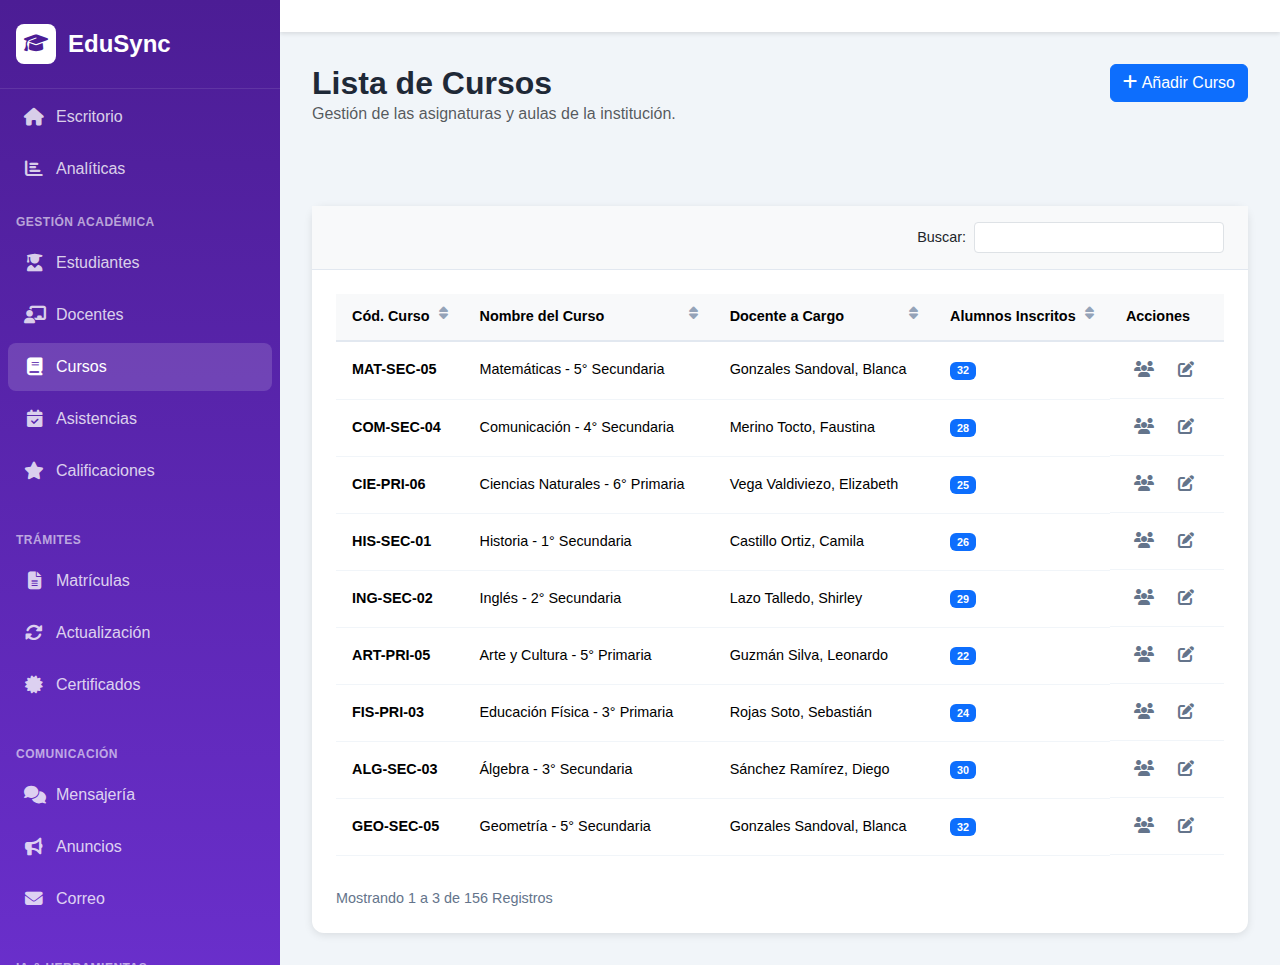
<file: cursos.html>
<!DOCTYPE html>
<html lang="es">

<head>
    <meta charset="UTF-8">
    <meta name="viewport" content="width=device-width, initial-scale=1.0">
    <title>EduSync - Cursos</title>

    <link href="https://cdn.jsdelivr.net/npm/bootstrap@5.3.0/dist/css/bootstrap.min.css" rel="stylesheet">
    <link href="https://cdnjs.cloudflare.com/ajax/libs/font-awesome/6.4.0/css/all.min.css" rel="stylesheet">

    <link rel="stylesheet" href="estilos.css">
    <link rel="stylesheet" href="tabla_estilos.css">
</head>

<body>
    <nav class="sidebar" id="sidebar">
        <div class="sidebar-header">
            <div class="logo">
                <i class="fas fa-graduation-cap"></i>
            </div>
            <h4>EduSync</h4>
        </div>

        <div class="nav-item">
            <a href="index.html" class="nav-link"> <i class="fas fa-home"></i>
                <span>Escritorio</span>
            </a>
        </div>
        <div class="nav-item">
            <a href="analiticas.html" class="nav-link"> <i class="fas fa-chart-bar"></i>
                <span>Analíticas</span>
            </a>
        </div>
        </div>

        <div class="nav-section">
            <div class="nav-section-title">Gestión Académica</div>
            <div class="nav-item">
                <a href="estudiantes.html" class="nav-link"><i
                        class="fas fa-user-graduate"></i><span>Estudiantes</span></a>
            </div>
            <div class="nav-item">
                <a href="docentes.html" class="nav-link"><i
                        class="fas fa-chalkboard-teacher"></i><span>Docentes</span></a>
            </div>
            <div class="nav-item">
                <a href="cursos.html" class="nav-link active"><i class="fas fa-book"></i><span>Cursos</span></a>
            </div>
            <div class="nav-item">
                <a href="asistencias.html" class="nav-link"><i
                        class="fas fa-calendar-check"></i><span>Asistencias</span></a>
            </div>
            <div class="nav-item">
                <a href="calificaciones.html" class="nav-link"><i
                        class="fas fa-star"></i><span>Calificaciones</span></a>
            </div>
        </div>

        <div class="nav-section">
            <div class="nav-section-title">Trámites</div>
            <div class="nav-item">
                <a href="#" class="nav-link"><i class="fas fa-file-alt"></i><span>Matrículas</span></a>
            </div>
            <div class="nav-item">
                <a href="#" class="nav-link"><i class="fas fa-sync-alt"></i><span>Actualización</span></a>
            </div>
            <div class="nav-item">
                <a href="#" class="nav-link"><i class="fas fa-certificate"></i><span>Certificados</span></a>
            </div>
        </div>

        <div class="nav-section">
            <div class="nav-section-title">Comunicación</div>
            <div class="nav-item">
                <a href="#" class="nav-link"><i class="fas fa-comments"></i><span>Mensajería</span></a>
            </div>
            <div class="nav-item">
                <a href="#" class="nav-link"><i class="fas fa-bullhorn"></i><span>Anuncios</span></a>
            </div>
            <div class="nav-item">
                <a href="#" class="nav-link"><i class="fas fa-envelope"></i><span>Correo</span></a>
            </div>
        </div>

        <div class="nav-section">
            <div class="nav-section-title">IA & Herramientas</div>
            <div class="nav-item">
                <a href="asistente_ia.html" class="nav-link"><i class="fas fa-robot"></i><span>Asistente IA</span></a>
            </div>
            <div class="nav-item">
                <a href="analisis_predictivo.html" class="nav-link"><i class="fas fa-brain"></i><span>Análisis Predictivo</span></a>
            </div>
            <div class="nav-item">
                <a href="generador_contenido.html" class="nav-link"><i class="fas fa-magic"></i><span>Generador de Contenido</span></a>
            </div>
        </div>

        <div class="nav-section">
            <div class="nav-section-title">Recursos</div>
            <div class="nav-item">
                <a href="#" class="nav-link"><i class="fas fa-book-open"></i><span>Biblioteca</span></a>
            </div>
            <div class="nav-item">
                <a href="#" class="nav-link"><i class="fas fa-calendar"></i><span>Planificador</span></a>
            </div>
            <div class="nav-item">
                <a href="#" class="nav-link"><i class="fas fa-folder"></i><span>Archivos</span></a>
            </div>
        </div>

        <div class="nav-section">
            <div class="nav-section-title">Configuración</div>
            <div class="nav-item">
                <a href="#" class="nav-link"><i class="fas fa-users"></i><span>Usuarios</span></a>
            </div>
            <div class="nav-item">
                <a href="#" class="nav-link"><i class="fas fa-cog"></i><span>Configuración</span></a>
            </div>
            <div class="nav-item">
                <a href="#" class="nav-link"><i class="fas fa-question-circle"></i><span>Ayuda</span></a>
            </div>
        </div>
    </nav>

    <div class="main-content">
        <nav class="top-navbar">
        </nav>

        <div class="dashboard-content">
            <div class="page-header-container">
                <div class="page-header">
                    <h1 class="page-title">Lista de Cursos</h1>
                    <p class="text-muted">Gestión de las asignaturas y aulas de la institución.</p>
                </div>
                <div class="header-actions">
                    <button class="btn btn-primary"><i class="fas fa-plus"></i> Añadir Curso</button>
                </div>
            </div>

            <div class="card">
                <div class="card-header-custom">
                    <div class="search-toolbar">
                        <label for="search-table">Buscar:</label>
                        <input type="text" id="search-table" class="form-control form-control-sm">
                    </div>
                </div>
                <div class="card-body">
                    <div class="table-responsive">
                        <table class="table data-table">
                            <thead>
                                <tr>
                                    <th>Cód. Curso <i class="fas fa-sort"></i></th>
                                    <th>Nombre del Curso <i class="fas fa-sort"></i></th>
                                    <th>Docente a Cargo <i class="fas fa-sort"></i></th>
                                    <th>Alumnos Inscritos <i class="fas fa-sort"></i></th>
                                    <th>Acciones</th>
                                </tr>
                            </thead>
                            <tbody>
                                <tr>
                                    <td><strong>MAT-SEC-05</strong></td>
                                    <td>Matemáticas - 5° Secundaria</td>
                                    <td>Gonzales Sandoval, Blanca</td>
                                    <td><span class="badge bg-primary">32</span></td>
                                    <td class="actions-cell">
                                        <button class="btn-action" title="Ver Alumnos"><i
                                                class="fas fa-users"></i></button>
                                        <button class="btn-action" title="Editar Curso"><i
                                                class="fas fa-edit"></i></button>
                                    </td>
                                </tr>
                                <tr>
                                    <td><strong>COM-SEC-04</strong></td>
                                    <td>Comunicación - 4° Secundaria</td>
                                    <td>Merino Tocto, Faustina</td>
                                    <td><span class="badge bg-primary">28</span></td>
                                    <td class="actions-cell">
                                        <button class="btn-action" title="Ver Alumnos"><i
                                                class="fas fa-users"></i></button>
                                        <button class="btn-action" title="Editar Curso"><i
                                                class="fas fa-edit"></i></button>
                                    </td>
                                </tr>
                                <tr>
                                    <td><strong>CIE-PRI-06</strong></td>
                                    <td>Ciencias Naturales - 6° Primaria</td>
                                    <td>Vega Valdiviezo, Elizabeth</td>
                                    <td><span class="badge bg-primary">25</span></td>
                                    <td class="actions-cell">
                                        <button class="btn-action" title="Ver Alumnos"><i
                                                class="fas fa-users"></i></button>
                                        <button class="btn-action" title="Editar Curso"><i
                                                class="fas fa-edit"></i></button>
                                    </td>
                                </tr>
                                <tr>
                                    <td><strong>HIS-SEC-01</strong></td>
                                    <td>Historia - 1° Secundaria</td>
                                    <td>Castillo Ortiz, Camila</td>
                                    <td><span class="badge bg-primary">26</span></td>
                                    <td class="actions-cell">
                                        <button class="btn-action" title="Ver Alumnos"><i
                                                class="fas fa-users"></i></button>
                                        <button class="btn-action" title="Editar Curso"><i
                                                class="fas fa-edit"></i></button>
                                    </td>
                                </tr>
                                <tr>
                                    <td><strong>ING-SEC-02</strong></td>
                                    <td>Inglés - 2° Secundaria</td>
                                    <td>Lazo Talledo, Shirley</td>
                                    <td><span class="badge bg-primary">29</span></td>
                                    <td class="actions-cell">
                                        <button class="btn-action" title="Ver Alumnos"><i
                                                class="fas fa-users"></i></button>
                                        <button class="btn-action" title="Editar Curso"><i
                                                class="fas fa-edit"></i></button>
                                    </td>
                                </tr>
                                <tr>
                                    <td><strong>ART-PRI-05</strong></td>
                                    <td>Arte y Cultura - 5° Primaria</td>
                                    <td>Guzmán Silva, Leonardo</td>
                                    <td><span class="badge bg-primary">22</span></td>
                                    <td class="actions-cell">
                                        <button class="btn-action" title="Ver Alumnos"><i
                                                class="fas fa-users"></i></button>
                                        <button class="btn-action" title="Editar Curso"><i
                                                class="fas fa-edit"></i></button>
                                    </td>
                                </tr>
                                <tr>
                                    <td><strong>FIS-PRI-03</strong></td>
                                    <td>Educación Física - 3° Primaria</td>
                                    <td>Rojas Soto, Sebastián</td>
                                    <td><span class="badge bg-primary">24</span></td>
                                    <td class="actions-cell">
                                        <button class="btn-action" title="Ver Alumnos"><i
                                                class="fas fa-users"></i></button>
                                        <button class="btn-action" title="Editar Curso"><i
                                                class="fas fa-edit"></i></button>
                                    </td>
                                </tr>
                                <tr>
                                    <td><strong>ALG-SEC-03</strong></td>
                                    <td>Álgebra - 3° Secundaria</td>
                                    <td>Sánchez Ramírez, Diego</td>
                                    <td><span class="badge bg-primary">30</span></td>
                                    <td class="actions-cell">
                                        <button class="btn-action" title="Ver Alumnos"><i
                                                class="fas fa-users"></i></button>
                                        <button class="btn-action" title="Editar Curso"><i
                                                class="fas fa-edit"></i></button>
                                    </td>
                                </tr>
                                <tr>
                                    <td><strong>GEO-SEC-05</strong></td>
                                    <td>Geometría - 5° Secundaria</td>
                                    <td>Gonzales Sandoval, Blanca</td>
                                    <td><span class="badge bg-primary">32</span></td>
                                    <td class="actions-cell">
                                        <button class="btn-action" title="Ver Alumnos"><i
                                                class="fas fa-users"></i></button>
                                        <button class="btn-action" title="Editar Curso"><i
                                                class="fas fa-edit"></i></button>
                                    </td>
                                </tr>
                            </tbody>
                        </table>
                    </div>
                    <div class="pagination-container">
                        <span class="pagination-info">Mostrando 1 a 3 de 156 Registros</span>
                        <nav></nav>
                    </div>
                </div>
            </div>
        </div>
    </div>
    <script src="js.js"></script>
</body>

</html>
</file>
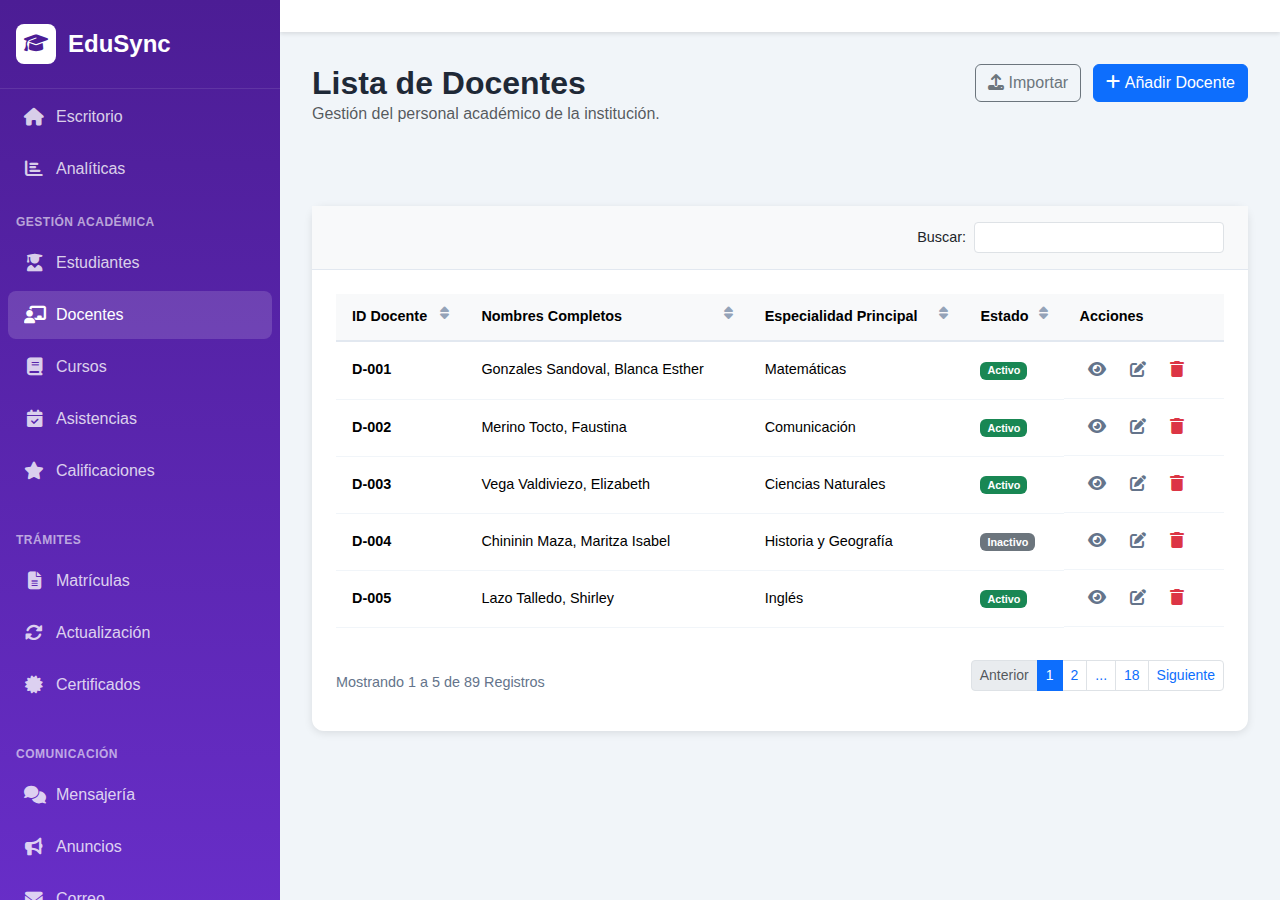
<file: docentes.html>
<!DOCTYPE html>
<html lang="es">
<head>
    <meta charset="UTF-8">
    <meta name="viewport" content="width=device-width, initial-scale=1.0">
    <title>EduSync - Docentes</title>
    
    <link href="https://cdn.jsdelivr.net/npm/bootstrap@5.3.0/dist/css/bootstrap.min.css" rel="stylesheet">
    <link href="https://cdnjs.cloudflare.com/ajax/libs/font-awesome/6.4.0/css/all.min.css" rel="stylesheet">
    
    <link rel="stylesheet" href="estilos.css">
    <link rel="stylesheet" href="tabla_estilos.css">
</head>
<body>
    <nav class="sidebar" id="sidebar">
        <div class="sidebar-header">
            <div class="logo">
                <i class="fas fa-graduation-cap"></i>
            </div>
            <h4>EduSync</h4>
        </div>

        <div class="nav-item">
            <a href="index.html" class="nav-link"> <i class="fas fa-home"></i>
                <span>Escritorio</span>
            </a>
        </div>
        <div class="nav-item">
            <a href="analiticas.html" class="nav-link"> <i class="fas fa-chart-bar"></i>
                <span>Analíticas</span>
            </a>
        </div>
        </div>

        <div class="nav-section">
            <div class="nav-section-title">Gestión Académica</div>
            <div class="nav-item">
                <a href="estudiantes.html" class="nav-link"><i class="fas fa-user-graduate"></i><span>Estudiantes</span></a>
            </div>
            <div class="nav-item">
                <a href="docentes.html" class="nav-link active"><i class="fas fa-chalkboard-teacher"></i><span>Docentes</span></a>
            </div>
            <div class="nav-item">
                <a href="cursos.html" class="nav-link"><i class="fas fa-book"></i><span>Cursos</span></a>
            </div>
            <div class="nav-item">
                <a href="asistencias.html" class="nav-link"><i class="fas fa-calendar-check"></i><span>Asistencias</span></a>
            </div>
            <div class="nav-item">
                <a href="calificaciones.html" class="nav-link"><i class="fas fa-star"></i><span>Calificaciones</span></a>
            </div>
        </div>

        <div class="nav-section">
            <div class="nav-section-title">Trámites</div>
            <div class="nav-item">
                <a href="#" class="nav-link"><i class="fas fa-file-alt"></i><span>Matrículas</span></a>
            </div>
            <div class="nav-item">
                <a href="#" class="nav-link"><i class="fas fa-sync-alt"></i><span>Actualización</span></a>
            </div>
            <div class="nav-item">
                <a href="#" class="nav-link"><i class="fas fa-certificate"></i><span>Certificados</span></a>
            </div>
        </div>

        <div class="nav-section">
            <div class="nav-section-title">Comunicación</div>
            <div class="nav-item">
                <a href="#" class="nav-link"><i class="fas fa-comments"></i><span>Mensajería</span></a>
            </div>
            <div class="nav-item">
                <a href="#" class="nav-link"><i class="fas fa-bullhorn"></i><span>Anuncios</span></a>
            </div>
            <div class="nav-item">
                <a href="#" class="nav-link"><i class="fas fa-envelope"></i><span>Correo</span></a>
            </div>
        </div>

        <div class="nav-section">
            <div class="nav-section-title">IA & Herramientas</div>
            <div class="nav-item">
                <a href="asistente_ia.html" class="nav-link"><i class="fas fa-robot"></i><span>Asistente IA</span></a>
            </div>
            <div class="nav-item">
                <a href="analisis_predictivo.html" class="nav-link"><i class="fas fa-brain"></i><span>Análisis Predictivo</span></a>
            </div>
            <div class="nav-item">
                <a href="generador_contenido.html" class="nav-link"><i class="fas fa-magic"></i><span>Generador de Contenido</span></a>
            </div>
        </div>

        <div class="nav-section">
            <div class="nav-section-title">Recursos</div>
            <div class="nav-item">
                <a href="#" class="nav-link"><i class="fas fa-book-open"></i><span>Biblioteca</span></a>
            </div>
            <div class="nav-item">
                <a href="#" class="nav-link"><i class="fas fa-calendar"></i><span>Planificador</span></a>
            </div>
            <div class="nav-item">
                <a href="#" class="nav-link"><i class="fas fa-folder"></i><span>Archivos</span></a>
            </div>
        </div>

        <div class="nav-section">
            <div class="nav-section-title">Configuración</div>
            <div class="nav-item">
                <a href="#" class="nav-link"><i class="fas fa-users"></i><span>Usuarios</span></a>
            </div>
            <div class="nav-item">
                <a href="#" class="nav-link"><i class="fas fa-cog"></i><span>Configuración</span></a>
            </div>
            <div class="nav-item">
                <a href="#" class="nav-link"><i class="fas fa-question-circle"></i><span>Ayuda</span></a>
            </div>
        </div>
    </nav>

    <div class="main-content">
        <nav class="top-navbar">
            </nav>

        <div class="dashboard-content">
            <div class="page-header-container">
                <div class="page-header">
                    <h1 class="page-title">Lista de Docentes</h1>
                    <p class="text-muted">Gestión del personal académico de la institución.</p>
                </div>
                <div class="header-actions">
                    <button class="btn btn-outline-secondary"><i class="fas fa-upload"></i> Importar</button>
                    <button class="btn btn-primary"><i class="fas fa-plus"></i> Añadir Docente</button>
                </div>
            </div>

            <div class="card">
                <div class="card-header-custom">
                    <div class="search-toolbar">
                        <label for="search-table">Buscar:</label>
                        <input type="text" id="search-table" class="form-control form-control-sm">
                    </div>
                </div>
                <div class="card-body">
                    <div class="table-responsive">
                        <table class="table data-table">
                            <thead>
                                <tr>
                                    <th>ID Docente <i class="fas fa-sort"></i></th>
                                    <th>Nombres Completos <i class="fas fa-sort"></i></th>
                                    <th>Especialidad Principal <i class="fas fa-sort"></i></th>
                                    <th>Estado <i class="fas fa-sort"></i></th>
                                    <th>Acciones</th>
                                </tr>
                            </thead>
                            <tbody>
                                <tr>
                                    <td><strong>D-001</strong></td>
                                    <td>Gonzales Sandoval, Blanca Esther</td>
                                    <td>Matemáticas</td>
                                    <td><span class="badge bg-success">Activo</span></td>
                                    <td class="actions-cell">
                                        <button class="btn-action"><i class="fas fa-eye"></i></button>
                                        <button class="btn-action"><i class="fas fa-edit"></i></button>
                                        <button class="btn-action text-danger"><i class="fas fa-trash"></i></button>
                                    </td>
                                </tr>
                                <tr>
                                    <td><strong>D-002</strong></td>
                                    <td>Merino Tocto, Faustina</td>
                                    <td>Comunicación</td>
                                    <td><span class="badge bg-success">Activo</span></td>
                                    <td class="actions-cell">
                                        <button class="btn-action"><i class="fas fa-eye"></i></button>
                                        <button class="btn-action"><i class="fas fa-edit"></i></button>
                                        <button class="btn-action text-danger"><i class="fas fa-trash"></i></button>
                                    </td>
                                </tr>
                                <tr>
                                    <td><strong>D-003</strong></td>
                                    <td>Vega Valdiviezo, Elizabeth</td>
                                    <td>Ciencias Naturales</td>
                                    <td><span class="badge bg-success">Activo</span></td>
                                    <td class="actions-cell">
                                        <button class="btn-action"><i class="fas fa-eye"></i></button>
                                        <button class="btn-action"><i class="fas fa-edit"></i></button>
                                        <button class="btn-action text-danger"><i class="fas fa-trash"></i></button>
                                    </td>
                                </tr>
                                <tr>
                                    <td><strong>D-004</strong></td>
                                    <td>Chininin Maza, Maritza Isabel</td>
                                    <td>Historia y Geografía</td>
                                    <td><span class="badge bg-secondary">Inactivo</span></td>
                                    <td class="actions-cell">
                                        <button class="btn-action"><i class="fas fa-eye"></i></button>
                                        <button class="btn-action"><i class="fas fa-edit"></i></button>
                                        <button class="btn-action text-danger"><i class="fas fa-trash"></i></button>
                                    </td>
                                </tr>
                                <tr>
                                    <td><strong>D-005</strong></td>
                                    <td>Lazo Talledo, Shirley</td>
                                    <td>Inglés</td>
                                    <td><span class="badge bg-success">Activo</span></td>
                                    <td class="actions-cell">
                                        <button class="btn-action"><i class="fas fa-eye"></i></button>
                                        <button class="btn-action"><i class="fas fa-edit"></i></button>
                                        <button class="btn-action text-danger"><i class="fas fa-trash"></i></button>
                                    </td>
                                </tr>
                                </tbody>
                        </table>
                    </div>
                    <div class="pagination-container">
                        <span class="pagination-info">Mostrando 1 a 5 de 89 Registros</span>
                        <nav>
                            <ul class="pagination pagination-sm">
                                <li class="page-item disabled"><a class="page-link" href="#">Anterior</a></li>
                                <li class="page-item active"><a class="page-link" href="#">1</a></li>
                                <li class="page-item"><a class="page-link" href="#">2</a></li>
                                <li class="page-item"><span class="page-link">...</span></li>
                                <li class="page-item"><a class="page-link" href="#">18</a></li>
                                <li class="page-item"><a class="page-link" href="#">Siguiente</a></li>
                            </ul>
                        </nav>
                    </div>
                </div>
            </div>
        </div>
    </div>
    <script src="js.js"></script>
</body>
</html>
</file>
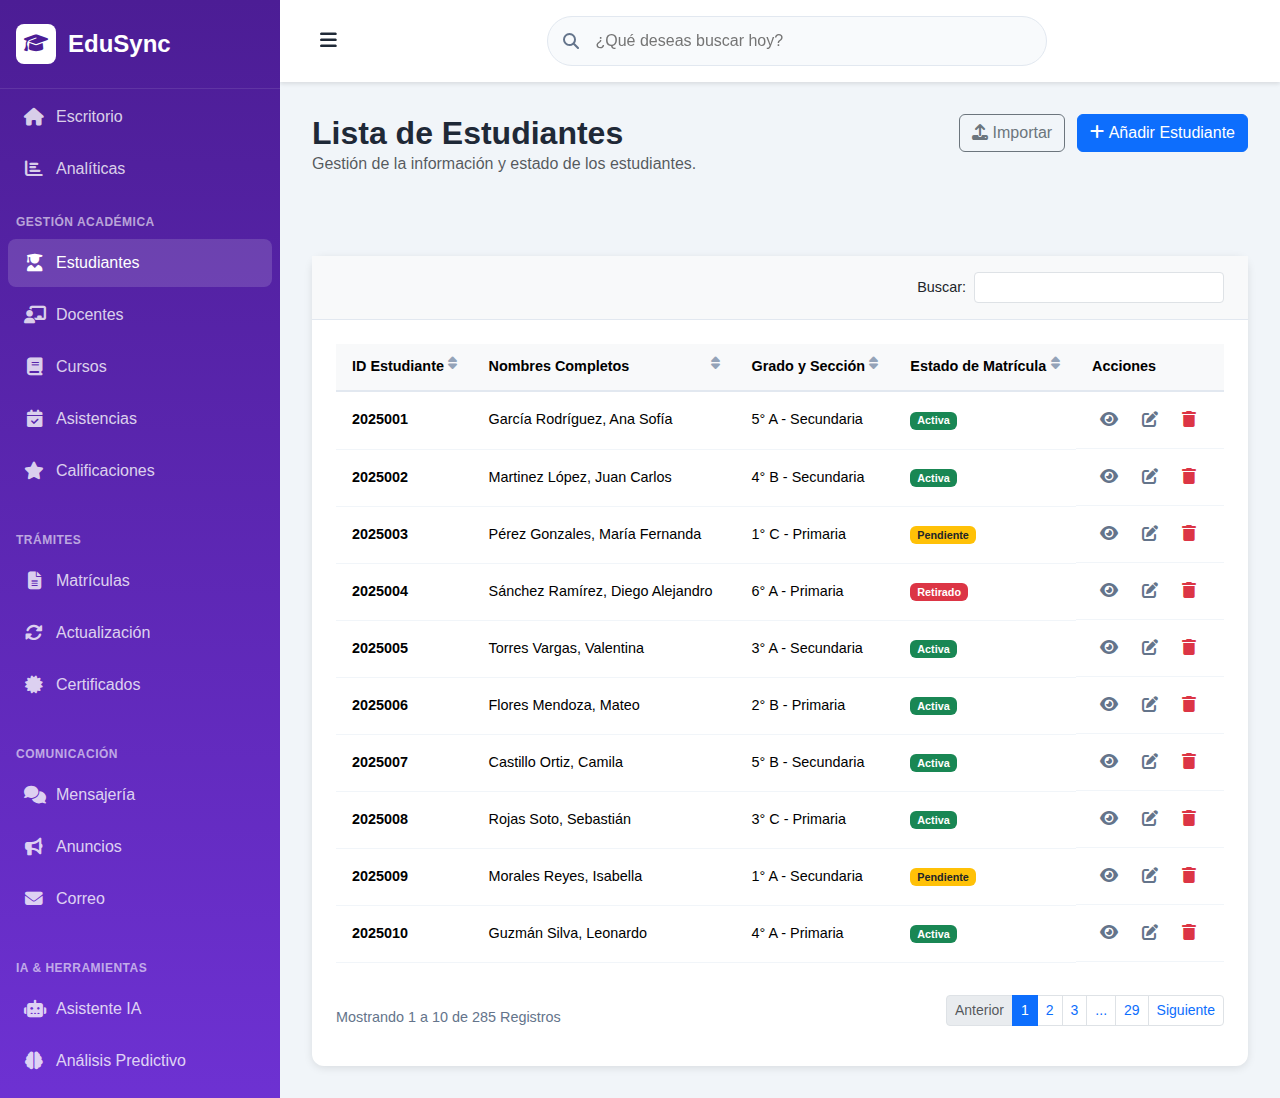
<file: estudiantes.html>
<!DOCTYPE html>
<html lang="es">
<head>
    <meta charset="UTF-8">
    <meta name="viewport" content="width=device-width, initial-scale=1.0">
    <title>EduSync - Estudiantes</title>
    
    <link href="https://cdn.jsdelivr.net/npm/bootstrap@5.3.0/dist/css/bootstrap.min.css" rel="stylesheet">
    <link href="https://cdnjs.cloudflare.com/ajax/libs/font-awesome/6.4.0/css/all.min.css" rel="stylesheet">
    
    <link rel="stylesheet" href="estilos.css">
    <link rel="stylesheet" href="tabla_estilos.css">
</head>
<body>
    <nav class="sidebar" id="sidebar">
        <div class="sidebar-header">
            <div class="logo">
                <i class="fas fa-graduation-cap"></i>
            </div>
            <h4>EduSync</h4>
        </div>

        <div class="nav-item">
            <a href="index.html" class="nav-link"> <i class="fas fa-home"></i>
                <span>Escritorio</span>
            </a>
        </div>
        <div class="nav-item">
            <a href="analiticas.html" class="nav-link"> <i class="fas fa-chart-bar"></i>
                <span>Analíticas</span>
            </a>
        </div>
        </div>

        <div class="nav-section">
            <div class="nav-section-title">Gestión Académica</div>
            <div class="nav-item">
                <a href="estudiantes.html" class="nav-link active"><i class="fas fa-user-graduate"></i><span>Estudiantes</span></a>
            </div>
            <div class="nav-item">
                <a href="docentes.html" class="nav-link"><i class="fas fa-chalkboard-teacher"></i><span>Docentes</span></a>
            </div>
            <div class="nav-item">
                <a href="cursos.html" class="nav-link"><i class="fas fa-book"></i><span>Cursos</span></a>
            </div>
            <div class="nav-item">
                <a href="asistencias.html" class="nav-link"><i class="fas fa-calendar-check"></i><span>Asistencias</span></a>
            </div>
            <div class="nav-item">
                <a href="calificaciones.html" class="nav-link"><i class="fas fa-star"></i><span>Calificaciones</span></a>
            </div>
        </div>

        <div class="nav-section">
            <div class="nav-section-title">Trámites</div>
            <div class="nav-item">
                <a href="#" class="nav-link"><i class="fas fa-file-alt"></i><span>Matrículas</span></a>
            </div>
            <div class="nav-item">
                <a href="#" class="nav-link"><i class="fas fa-sync-alt"></i><span>Actualización</span></a>
            </div>
            <div class="nav-item">
                <a href="#" class="nav-link"><i class="fas fa-certificate"></i><span>Certificados</span></a>
            </div>
        </div>

        <div class="nav-section">
            <div class="nav-section-title">Comunicación</div>
            <div class="nav-item">
                <a href="#" class="nav-link"><i class="fas fa-comments"></i><span>Mensajería</span></a>
            </div>
            <div class="nav-item">
                <a href="#" class="nav-link"><i class="fas fa-bullhorn"></i><span>Anuncios</span></a>
            </div>
            <div class="nav-item">
                <a href="#" class="nav-link"><i class="fas fa-envelope"></i><span>Correo</span></a>
            </div>
        </div>

        <div class="nav-section">
            <div class="nav-section-title">IA & Herramientas</div>
            <div class="nav-item">
                <a href="asistente_ia.html" class="nav-link"><i class="fas fa-robot"></i><span>Asistente IA</span></a>
            </div>
            <div class="nav-item">
                <a href="analisis_predictivo.html" class="nav-link"><i class="fas fa-brain"></i><span>Análisis Predictivo</span></a>
            </div>
            <div class="nav-item">
                <a href="generador_contenido.html" class="nav-link"><i class="fas fa-magic"></i><span>Generador de Contenido</span></a>
            </div>
        </div>

        <div class="nav-section">
            <div class="nav-section-title">Recursos</div>
            <div class="nav-item">
                <a href="#" class="nav-link"><i class="fas fa-book-open"></i><span>Biblioteca</span></a>
            </div>
            <div class="nav-item">
                <a href="#" class="nav-link"><i class="fas fa-calendar"></i><span>Planificador</span></a>
            </div>
            <div class="nav-item">
                <a href="#" class="nav-link"><i class="fas fa-folder"></i><span>Archivos</span></a>
            </div>
        </div>

        <div class="nav-section">
            <div class="nav-section-title">Configuración</div>
            <div class="nav-item">
                <a href="#" class="nav-link"><i class="fas fa-users"></i><span>Usuarios</span></a>
            </div>
            <div class="nav-item">
                <a href="#" class="nav-link"><i class="fas fa-cog"></i><span>Configuración</span></a>
            </div>
            <div class="nav-item">
                <a href="#" class="nav-link"><i class="fas fa-question-circle"></i><span>Ayuda</span></a>
            </div>
        </div>
    </nav>

    <div class="main-content">
        <nav class="top-navbar">
            <div class="d-flex align-items-center">
                <button class="toggle-sidebar" onclick="toggleSidebar()"><i class="fas fa-bars"></i></button>
            </div>
            <div class="search-container">
                <i class="fas fa-search"></i>
                <input type="text" class="search-input" placeholder="¿Qué deseas buscar hoy?">
            </div>
            <div class="user-menu">
                </div>
        </nav>

        <div class="dashboard-content">
            <div class="page-header-container">
                <div class="page-header">
                    <h1 class="page-title">Lista de Estudiantes</h1>
                    <p class="text-muted">Gestión de la información y estado de los estudiantes.</p>
                </div>
                <div class="header-actions">
                    <button class="btn btn-outline-secondary"><i class="fas fa-upload"></i> Importar</button>
                    <button class="btn btn-primary"><i class="fas fa-plus"></i> Añadir Estudiante</button>
                </div>
            </div>

            <div class="card">
                <div class="card-header-custom">
                    <div class="search-toolbar">
                        <label for="search-table">Buscar:</label>
                        <input type="text" id="search-table" class="form-control form-control-sm">
                    </div>
                </div>
                <div class="card-body">
                    <div class="table-responsive">
                        <table class="table data-table">
                            <thead>
                                <tr>
                                    <th>ID Estudiante <i class="fas fa-sort"></i></th>
                                    <th>Nombres Completos <i class="fas fa-sort"></i></th>
                                    <th>Grado y Sección <i class="fas fa-sort"></i></th>
                                    <th>Estado de Matrícula <i class="fas fa-sort"></i></th>
                                    <th>Acciones</th>
                                </tr>
                            </thead>
                            <tbody>
                                <tr>
                                    <td><strong>2025001</strong></td>
                                    <td>García Rodríguez, Ana Sofía</td>
                                    <td>5° A - Secundaria</td>
                                    <td><span class="badge bg-success">Activa</span></td>
                                    <td class="actions-cell">
                                        <button class="btn-action"><i class="fas fa-eye"></i></button>
                                        <button class="btn-action"><i class="fas fa-edit"></i></button>
                                        <button class="btn-action text-danger"><i class="fas fa-trash"></i></button>
                                    </td>
                                </tr>
                                <tr>
                                    <td><strong>2025002</strong></td>
                                    <td>Martinez López, Juan Carlos</td>
                                    <td>4° B - Secundaria</td>
                                    <td><span class="badge bg-success">Activa</span></td>
                                    <td class="actions-cell">
                                        <button class="btn-action"><i class="fas fa-eye"></i></button>
                                        <button class="btn-action"><i class="fas fa-edit"></i></button>
                                        <button class="btn-action text-danger"><i class="fas fa-trash"></i></button>
                                    </td>
                                </tr>
                                <tr>
                                    <td><strong>2025003</strong></td>
                                    <td>Pérez Gonzales, María Fernanda</td>
                                    <td>1° C - Primaria</td>
                                    <td><span class="badge bg-warning text-dark">Pendiente</span></td>
                                    <td class="actions-cell">
                                        <button class="btn-action"><i class="fas fa-eye"></i></button>
                                        <button class="btn-action"><i class="fas fa-edit"></i></button>
                                        <button class="btn-action text-danger"><i class="fas fa-trash"></i></button>
                                    </td>
                                </tr>
                                <tr>
                                    <td><strong>2025004</strong></td>
                                    <td>Sánchez Ramírez, Diego Alejandro</td>
                                    <td>6° A - Primaria</td>
                                    <td><span class="badge bg-danger">Retirado</span></td>
                                    <td class="actions-cell">
                                        <button class="btn-action"><i class="fas fa-eye"></i></button>
                                        <button class="btn-action"><i class="fas fa-edit"></i></button>
                                        <button class="btn-action text-danger"><i class="fas fa-trash"></i></button>
                                    </td>
                                </tr>
                                <tr>
                                    <td><strong>2025005</strong></td>
                                    <td>Torres Vargas, Valentina</td>
                                    <td>3° A - Secundaria</td>
                                    <td><span class="badge bg-success">Activa</span></td>
                                    <td class="actions-cell">
                                        <button class="btn-action"><i class="fas fa-eye"></i></button>
                                        <button class="btn-action"><i class="fas fa-edit"></i></button>
                                        <button class="btn-action text-danger"><i class="fas fa-trash"></i></button>
                                    </td>
                                </tr>
                                <tr>
                                    <td><strong>2025006</strong></td>
                                    <td>Flores Mendoza, Mateo</td>
                                    <td>2° B - Primaria</td>
                                    <td><span class="badge bg-success">Activa</span></td>
                                    <td class="actions-cell">
                                        <button class="btn-action"><i class="fas fa-eye"></i></button>
                                        <button class="btn-action"><i class="fas fa-edit"></i></button>
                                        <button class="btn-action text-danger"><i class="fas fa-trash"></i></button>
                                    </td>
                                </tr>
                                <tr>
                                    <td><strong>2025007</strong></td>
                                    <td>Castillo Ortiz, Camila</td>
                                    <td>5° B - Secundaria</td>
                                    <td><span class="badge bg-success">Activa</span></td>
                                    <td class="actions-cell">
                                        <button class="btn-action"><i class="fas fa-eye"></i></button>
                                        <button class="btn-action"><i class="fas fa-edit"></i></button>
                                        <button class="btn-action text-danger"><i class="fas fa-trash"></i></button>
                                    </td>
                                </tr>
                                <tr>
                                    <td><strong>2025008</strong></td>
                                    <td>Rojas Soto, Sebastián</td>
                                    <td>3° C - Primaria</td>
                                    <td><span class="badge bg-success">Activa</span></td>
                                    <td class="actions-cell">
                                        <button class="btn-action"><i class="fas fa-eye"></i></button>
                                        <button class="btn-action"><i class="fas fa-edit"></i></button>
                                        <button class="btn-action text-danger"><i class="fas fa-trash"></i></button>
                                    </td>
                                </tr>
                                <tr>
                                    <td><strong>2025009</strong></td>
                                    <td>Morales Reyes, Isabella</td>
                                    <td>1° A - Secundaria</td>
                                    <td><span class="badge bg-warning text-dark">Pendiente</span></td>
                                    <td class="actions-cell">
                                        <button class="btn-action"><i class="fas fa-eye"></i></button>
                                        <button class="btn-action"><i class="fas fa-edit"></i></button>
                                        <button class="btn-action text-danger"><i class="fas fa-trash"></i></button>
                                    </td>
                                </tr>
                                <tr>
                                    <td><strong>2025010</strong></td>
                                    <td>Guzmán Silva, Leonardo</td>
                                    <td>4° A - Primaria</td>
                                    <td><span class="badge bg-success">Activa</span></td>
                                    <td class="actions-cell">
                                        <button class="btn-action"><i class="fas fa-eye"></i></button>
                                        <button class="btn-action"><i class="fas fa-edit"></i></button>
                                        <button class="btn-action text-danger"><i class="fas fa-trash"></i></button>
                                    </td>
                                </tr>
                            </tbody>
                        </table>
                    </div>
                    <div class="pagination-container">
                        <span class="pagination-info">Mostrando 1 a 10 de 285 Registros</span>
                        <nav>
                            <ul class="pagination pagination-sm">
                                <li class="page-item disabled"><a class="page-link" href="#">Anterior</a></li>
                                <li class="page-item active"><a class="page-link" href="#">1</a></li>
                                <li class="page-item"><a class="page-link" href="#">2</a></li>
                                <li class="page-item"><a class="page-link" href="#">3</a></li>
                                <li class="page-item"><span class="page-link">...</span></li>
                                <li class="page-item"><a class="page-link" href="#">29</a></li>
                                <li class="page-item"><a class="page-link" href="#">Siguiente</a></li>
                            </ul>
                        </nav>
                    </div>
                </div>
            </div>
        </div>
    </div>
    <script src="js.js"></script>
</body>
</html>
</file>
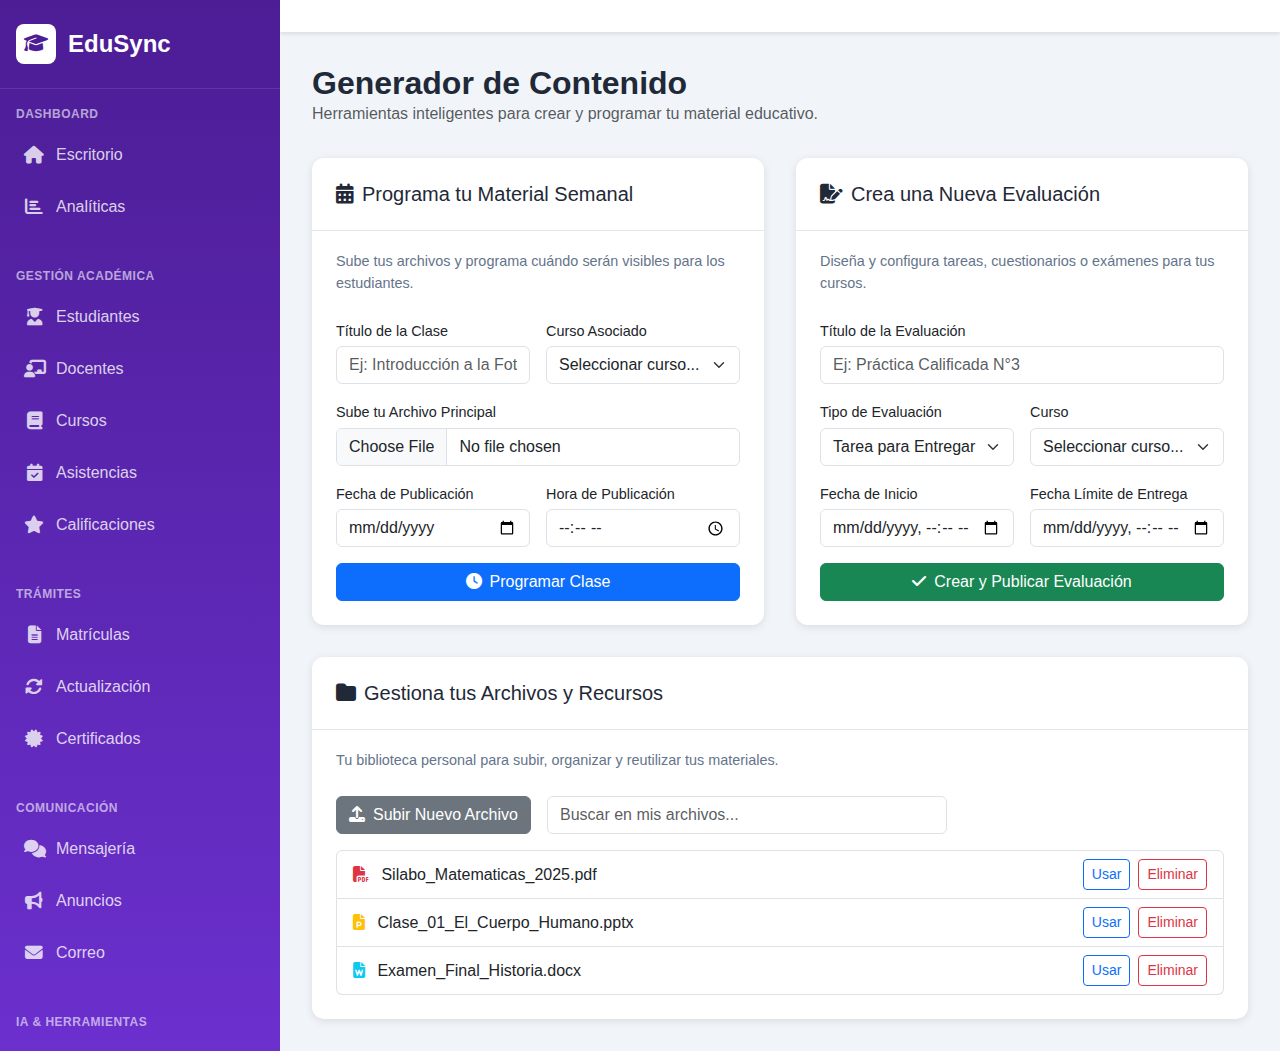
<file: generador_contenido.html>
<!DOCTYPE html>
<html lang="es">

<head>
    <meta charset="UTF-8">
    <meta name="viewport" content="width=device-width, initial-scale=1.0">
    <title>EduSync - Generador de Contenido</title>

    <link href="https://cdn.jsdelivr.net/npm/bootstrap@5.3.0/dist/css/bootstrap.min.css" rel="stylesheet">
    <link href="https://cdnjs.cloudflare.com/ajax/libs/font-awesome/6.4.0/css/all.min.css" rel="stylesheet">

    <link rel="stylesheet" href="estilos.css">
    <link rel="stylesheet" href="generador_contenido_estilos.css">
</head>

<body>
    <nav class="sidebar" id="sidebar">
        <div class="sidebar-header">
            <div class="logo">
                <i class="fas fa-graduation-cap"></i>
            </div>
            <h4>EduSync</h4>
        </div>

        <div class="nav-section">
            <div class="nav-section-title">Dashboard</div>
            <div class="nav-item">
                <a href="index.html" class="nav-link">
                    <i class="fas fa-home"></i>
                    <span>Escritorio</span>
                </a>
            </div>
            <div class="nav-item">
                <a href="analiticas.html" class="nav-link">
                    <i class="fas fa-chart-bar"></i>
                    <span>Analíticas</span>
                </a>
            </div>
        </div>

        <div class="nav-section">
            <div class="nav-section-title">Gestión Académica</div>
            <div class="nav-item">
                <a href="estudiantes.html" class="nav-link"><i
                        class="fas fa-user-graduate"></i><span>Estudiantes</span></a>
            </div>
            <div class="nav-item">
                <a href="docentes.html" class="nav-link"><i
                        class="fas fa-chalkboard-teacher"></i><span>Docentes</span></a>
            </div>
            <div class="nav-item">
                <a href="cursos.html" class="nav-link"><i class="fas fa-book"></i><span>Cursos</span></a>
            </div>
            <div class="nav-item">
                <a href="asistencias.html" class="nav-link"><i
                        class="fas fa-calendar-check"></i><span>Asistencias</span></a>
            </div>
            <div class="nav-item">
                <a href="calificaciones.html" class="nav-link"><i
                        class="fas fa-star"></i><span>Calificaciones</span></a>
            </div>
        </div>

        <div class="nav-section">
            <div class="nav-section-title">Trámites</div>
            <div class="nav-item">
                <a href="#" class="nav-link"><i class="fas fa-file-alt"></i><span>Matrículas</span></a>
            </div>
            <div class="nav-item">
                <a href="#" class="nav-link"><i class="fas fa-sync-alt"></i><span>Actualización</span></a>
            </div>
            <div class="nav-item">
                <a href="#" class="nav-link"><i class="fas fa-certificate"></i><span>Certificados</span></a>
            </div>
        </div>

        <div class="nav-section">
            <div class="nav-section-title">Comunicación</div>
            <div class="nav-item">
                <a href="#" class="nav-link"><i class="fas fa-comments"></i><span>Mensajería</span></a>
            </div>
            <div class="nav-item">
                <a href="#" class="nav-link"><i class="fas fa-bullhorn"></i><span>Anuncios</span></a>
            </div>
            <div class="nav-item">
                <a href="#" class="nav-link"><i class="fas fa-envelope"></i><span>Correo</span></a>
            </div>
        </div>

        <div class="nav-section">
            <div class="nav-section-title">IA & Herramientas</div>
            <div class="nav-item">
                <a href="asistente_ia.html" class="nav-link"><i class="fas fa-robot"></i><span>Asistente IA</span></a>
            </div>
            <div class="nav-item">
                <a href="analisis_predictivo.html" class="nav-link"><i class="fas fa-brain"></i><span>Análisis
                        Predictivo</span></a>
            </div>
            <div class="nav-item">
                <a href="generador_contenido.html" class="nav-link active"><i class="fas fa-magic"></i><span>Generador
                        de Contenido</span></a>
            </div>
        </div>

        <div class="nav-section">
            <div class="nav-section-title">Recursos</div>
            <div class="nav-item">
                <a href="#" class="nav-link"><i class="fas fa-book-open"></i><span>Biblioteca</span></a>
            </div>
            <div class="nav-item">
                <a href="#" class="nav-link"><i class="fas fa-calendar"></i><span>Planificador</span></a>
            </div>
            <div class="nav-item">
                <a href="#" class="nav-link"><i class="fas fa-folder"></i><span>Archivos</span></a>
            </div>
        </div>

        <div class="nav-section">
            <div class="nav-section-title">Configuración</div>
            <div class="nav-item">
                <a href="#" class="nav-link"><i class="fas fa-users"></i><span>Usuarios</span></a>
            </div>
            <div class="nav-item">
                <a href="#" class="nav-link"><i class="fas fa-cog"></i><span>Configuración</span></a>
            </div>
            <div class="nav-item">
                <a href="#" class="nav-link"><i class="fas fa-question-circle"></i><span>Ayuda</span></a>
            </div>
        </div>
    </nav>

    <div class="main-content">
        <nav class="top-navbar">
        </nav>

        <div class="dashboard-content">
            <div class="page-header">
                <h1 class="page-title">Generador de Contenido</h1>
                <p class="text-muted">Herramientas inteligentes para crear y programar tu material educativo.</p>
            </div>

            <div class="tools-grid">

                <div class="card">
                    <div class="card-header">
                        <h5 class="mb-0"><i class="fas fa-calendar-alt me-2"></i>Programa tu Material Semanal</h5>
                    </div>
                    <div class="card-body">
                        <p class="card-subtitle">Sube tus archivos y programa cuándo serán visibles para los
                            estudiantes.</p>
                        <div class="row g-3">
                            <div class="col-md-6"><label class="form-label">Título de la Clase</label><input type="text"
                                    class="form-control" placeholder="Ej: Introducción a la Fotosíntesis"></div>
                            <div class="col-md-6"><label class="form-label">Curso Asociado</label><select
                                    class="form-select">
                                    <option>Seleccionar curso...</option>
                                    <option>Ciencias - 6° Primaria</option>
                                </select></div>
                            <div class="col-12"><label class="form-label">Sube tu Archivo Principal</label><input
                                    type="file" class="form-control"></div>
                            <div class="col-md-6"><label class="form-label">Fecha de Publicación</label><input
                                    type="date" class="form-control"></div>
                            <div class="col-md-6"><label class="form-label">Hora de Publicación</label><input
                                    type="time" class="form-control"></div>
                            <div class="col-12"><button class="btn btn-primary w-100"><i
                                        class="fas fa-clock me-2"></i>Programar Clase</button></div>
                        </div>
                    </div>
                </div>

                <div class="card">
                    <div class="card-header">
                        <h5 class="mb-0"><i class="fas fa-file-signature me-2"></i>Crea una Nueva Evaluación</h5>
                    </div>
                    <div class="card-body">
                        <p class="card-subtitle">Diseña y configura tareas, cuestionarios o exámenes para tus cursos.
                        </p>
                        <div class="row g-3">
                            <div class="col-12"><label class="form-label">Título de la Evaluación</label><input
                                    type="text" class="form-control" placeholder="Ej: Práctica Calificada N°3"></div>
                            <div class="col-md-6"><label class="form-label">Tipo de Evaluación</label><select
                                    class="form-select">
                                    <option>Tarea para Entregar</option>
                                    <option>Cuestionario en Línea</option>
                                </select></div>
                            <div class="col-md-6"><label class="form-label">Curso</label><select class="form-select">
                                    <option>Seleccionar curso...</option>
                                </select></div>
                            <div class="col-md-6"><label class="form-label">Fecha de Inicio</label><input
                                    type="datetime-local" class="form-control"></div>
                            <div class="col-md-6"><label class="form-label">Fecha Límite de Entrega</label><input
                                    type="datetime-local" class="form-control"></div>
                            <div class="col-12"><button class="btn btn-success w-100"><i
                                        class="fas fa-check me-2"></i>Crear y Publicar Evaluación</button></div>
                        </div>
                    </div>
                </div>

                <div class="card full-width-card">
                    <div class="card-header">
                        <h5 class="mb-0"><i class="fas fa-folder me-2"></i>Gestiona tus Archivos y Recursos</h5>
                    </div>
                    <div class="card-body">
                        <p class="card-subtitle">Tu biblioteca personal para subir, organizar y reutilizar tus
                            materiales.</p>
                        <div class="repository-actions">
                            <button class="btn btn-secondary" data-bs-toggle="modal" data-bs-target="#uploadFileModal">
                                <i class="fas fa-upload me-2"></i>Subir Nuevo Archivo
                            </button>
                            <input type="text" class="form-control" placeholder="Buscar en mis archivos...">
                        </div>
                        <ul class="list-group mt-3">
                            <li class="list-group-item d-flex justify-content-between align-items-center"><span><i
                                        class="fas fa-file-pdf text-danger me-2"></i> Silabo_Matematicas_2025.pdf</span>
                                <div><button class="btn btn-sm btn-outline-primary">Usar</button><button
                                        class="btn btn-sm btn-outline-danger ms-2">Eliminar</button></div>
                            </li>
                            <li class="list-group-item d-flex justify-content-between align-items-center"><span><i
                                        class="fas fa-file-powerpoint text-warning me-2"></i>
                                    Clase_01_El_Cuerpo_Humano.pptx</span>
                                <div><button class="btn btn-sm btn-outline-primary">Usar</button><button
                                        class="btn btn-sm btn-outline-danger ms-2">Eliminar</button></div>
                            </li>
                            <li class="list-group-item d-flex justify-content-between align-items-center"><span><i
                                        class="fas fa-file-word text-info me-2"></i> Examen_Final_Historia.docx</span>
                                <div><button class="btn btn-sm btn-outline-primary">Usar</button><button
                                        class="btn btn-sm btn-outline-danger ms-2">Eliminar</button></div>
                            </li>
                        </ul>
                    </div>
                </div>

            </div>
        </div>
    </div>
    <div class="modal fade" id="uploadFileModal" tabindex="-1" aria-labelledby="uploadFileModalLabel"
        aria-hidden="true">
        <div class="modal-dialog">
            <div class="modal-content">
                <div class="modal-header">
                    <h1 class="modal-title fs-5" id="uploadFileModalLabel">Subir Nuevo Recurso</h1>
                    <button type="button" class="btn-close" data-bs-dismiss="modal" aria-label="Close"></button>
                </div>
                <div class="modal-body">
                    <div class="mb-3">
                        <label for="fileInput" class="form-label">Seleccionar archivo</label>
                        <input class="form-control" type="file" id="fileInput" required>
                    </div>
                    <div class="mb-3">
                        <label for="courseSelect" class="form-label">Asociar al curso (opcional)</label>
                        <select class="form-select" id="courseSelect">
                            <option selected>Ninguno</option>
                            <option value="1">Ciencias - 6° Primaria</option>
                            <option value="2">Matemáticas - 5° Secundaria</option>
                            <option value="3">Comunicación - 4° Secundaria</option>
                            <option value="4">Historia - 1° Secundaria</option>
                        </select>
                    </div>
                    <p class="text-muted small">El archivo se guardará en tu biblioteca. Si seleccionas un curso, será
                        más fácil encontrarlo después.</p>
                </div>
                <div class="modal-footer">
                    <button type="button" class="btn btn-secondary" data-bs-dismiss="modal">Cerrar</button>
                    <button type="button" class="btn btn-primary">Subir Archivo</button>
                </div>
            </div>
        </div>
    </div>

<script src="js.js"></script>
<script src="https://cdn.jsdelivr.net/npm/bootstrap@5.3.0/dist/js/bootstrap.bundle.min.js"></script>
</body>

</html>
</file>
<file: estilos.css>
:root {
    --primary-color: #4c1d95;
    --secondary-color: #7c3aed;
    --accent-color: #06b6d4;
    --success-color: #10b981;
    --warning-color: #f59e0b;
    --danger-color: #ef4444;
    --dark-color: #1f2937;
    --light-color: #f8fafc;
}

body {
    font-family: 'Segoe UI', Tahoma, Geneva, Verdana, sans-serif;
    background-color: #f1f5f9;
    margin: 0;
    padding: 0;
}

.sidebar {
    background: linear-gradient(180deg, var(--primary-color) 0%, var(--secondary-color) 100%);
    min-height: 100vh;
    width: 280px;
    position: fixed;
    left: 0;
    top: 0;
    z-index: 1000;
    overflow-y: auto;
    transition: all 0.3s ease;
}

.sidebar.collapsed {
    width: 70px;
}

.sidebar-header {
    padding: 1.5rem 1rem;
    border-bottom: 1px solid rgba(255,255,255,0.1);
    display: flex;
    align-items: center;
    gap: 0.75rem;
}

.sidebar-header .logo {
    width: 40px;
    height: 40px;
    background: white;
    border-radius: 8px;
    display: flex;
    align-items: center;
    justify-content: center;
    color: var(--primary-color);
    font-weight: bold;
    font-size: 1.2rem;
}

.sidebar-header h4 {
    color: white;
    margin: 0;
    font-weight: 600;
    transition: opacity 0.3s ease;
}

.sidebar.collapsed .sidebar-header h4 {
    opacity: 0;
}

.nav-section {
    padding: 1rem 0;
}

.nav-section-title {
    color: rgba(255,255,255,0.6);
    font-size: 0.75rem;
    font-weight: 600;
    text-transform: uppercase;
    letter-spacing: 0.5px;
    padding: 0 1rem;
    margin-bottom: 0.5rem;
    transition: opacity 0.3s ease;
}

.sidebar.collapsed .nav-section-title {
    opacity: 0;
}

.nav-item {
    margin: 0.25rem 0.5rem;
}

.nav-link {
    color: rgba(255,255,255,0.8);
    text-decoration: none;
    padding: 0.75rem 1rem;
    border-radius: 8px;
    display: flex;
    align-items: center;
    gap: 0.75rem;
    transition: all 0.3s ease;
    position: relative;
}

.nav-link:hover {
    background: rgba(255,255,255,0.1);
    color: white;
    transform: translateX(4px);
}

.nav-link.active {
    background: rgba(255,255,255,0.15);
    color: white;
}

.nav-link i {
    width: 20px;
    text-align: center;
    font-size: 1.1rem;
}

.nav-link span {
    transition: opacity 0.3s ease;
}

.sidebar.collapsed .nav-link span {
    opacity: 0;
}

.main-content {
    margin-left: 280px;
    transition: margin-left 0.3s ease;
}

.sidebar.collapsed + .main-content {
    margin-left: 70px;
}

.top-navbar {
    background: white;
    padding: 1rem 2rem;
    box-shadow: 0 2px 4px rgba(0,0,0,0.1);
    display: flex;
    justify-content: space-between;
    align-items: center;
    position: sticky;
    top: 0;
    z-index: 999;
}

.search-container {
    flex: 1;
    max-width: 500px;
    margin: 0 2rem;
    position: relative;
}

.search-input {
    border: 1px solid #e2e8f0;
    border-radius: 25px;
    padding: 0.75rem 1rem 0.75rem 3rem;
    width: 100%;
    background: #f8fafc;
}

.search-container i {
    position: absolute;
    left: 1rem;
    top: 50%;
    transform: translateY(-50%);
    color: #64748b;
}

.user-menu {
    display: flex;
    align-items: center;
    gap: 1rem;
}

.notification-badge {
    position: relative;
}

.notification-badge .badge {
    position: absolute;
    top: -8px;
    right: -8px;
    background: var(--danger-color);
    color: white;
    border-radius: 50%;
    width: 18px;
    height: 18px;
    font-size: 0.7rem;
    display: flex;
    align-items: center;
    justify-content: center;
}

.dashboard-content {
    padding: 2rem;
}

.page-header {
    margin-bottom: 2rem;
}

.page-title {
    font-size: 2rem;
    font-weight: 600;
    color: var(--dark-color);
    margin: 0;
}

.stats-cards {
    display: grid;
    grid-template-columns: repeat(auto-fit, minmax(250px, 1fr));
    gap: 1.5rem;
    margin-bottom: 2rem;
}

.stat-card {
    background: white;
    border-radius: 12px;
    padding: 1.5rem;
    box-shadow: 0 2px 8px rgba(0,0,0,0.1);
    transition: transform 0.3s ease;
}

.stat-card:hover {
    transform: translateY(-4px);
}

.stat-card .icon {
    width: 50px;
    height: 50px;
    border-radius: 10px;
    display: flex;
    align-items: center;
    justify-content: center;
    font-size: 1.5rem;
    color: white;
    margin-bottom: 1rem;
}

.stat-card .number {
    font-size: 2rem;
    font-weight: 700;
    color: var(--dark-color);
    margin: 0;
}

.stat-card .label {
    color: #64748b;
    font-size: 0.9rem;
    margin: 0;
}

.dashboard-grid {
    display: grid;
    grid-template-columns: 2fr 1fr;
    gap: 2rem;
}

.card {
    background: white;
    border-radius: 12px;
    box-shadow: 0 2px 8px rgba(0,0,0,0.1);
    border: none;
}

.card-header {
    background: transparent;
    border-bottom: 1px solid #e2e8f0;
    padding: 1.5rem;
    font-weight: 600;
    color: var(--dark-color);
}

.card-body {
    padding: 1.5rem;
}

.activity-item {
    display: flex;
    gap: 1rem;
    padding: 1rem 0;
    border-bottom: 1px solid #f1f5f9;
}

.activity-item:last-child {
    border-bottom: none;
}

.activity-avatar {
    width: 40px;
    height: 40px;
    border-radius: 50%;
    background: var(--accent-color);
    display: flex;
    align-items: center;
    justify-content: center;
    color: white;
    font-weight: 600;
}

.activity-content h6 {
    margin: 0 0 0.25rem 0;
    font-weight: 600;
    color: var(--dark-color);
}

.activity-content p {
    margin: 0;
    color: #64748b;
    font-size: 0.9rem;
}

.activity-time {
    color: #94a3b8;
    font-size: 0.8rem;
}

.birthday-card {
    background: linear-gradient(135deg, var(--success-color), #34d399);
    color: white;
    border-radius: 12px;
    padding: 1.5rem;
    margin-bottom: 1rem;
}

.birthday-grid {
    display: grid;
    grid-template-columns: repeat(auto-fit, minmax(200px, 1fr));
    gap: 1rem;
    margin-top: 1rem;
}

.birthday-item {
    background: rgba(255,255,255,0.1);
    border-radius: 8px;
    padding: 1rem;
    text-align: center;
}

.ai-assistant {
    position: fixed;
    bottom: 2rem;
    right: 2rem;
    width: 60px;
    height: 60px;
    background: linear-gradient(135deg, var(--accent-color), #0891b2);
    border-radius: 50%;
    display: flex;
    align-items: center;
    justify-content: center;
    color: white;
    font-size: 1.5rem;
    cursor: pointer;
    box-shadow: 0 4px 12px rgba(6, 182, 212, 0.3);
    transition: all 0.3s ease;
    z-index: 1000;
}

.ai-assistant:hover {
    transform: scale(1.1);
    box-shadow: 0 6px 20px rgba(6, 182, 212, 0.4);
}

.toggle-sidebar {
    background: none;
    border: none;
    color: var(--dark-color);
    font-size: 1.2rem;
    cursor: pointer;
    padding: 0.5rem;
    border-radius: 6px;
    transition: background 0.3s ease;
}

.toggle-sidebar:hover {
    background: #f1f5f9;
}

@media (max-width: 768px) {
    .sidebar {
        transform: translateX(-100%);
    }
    
    .sidebar.show {
        transform: translateX(0);
    }
    
    .main-content {
        margin-left: 0;
    }
    
    .dashboard-grid {
        grid-template-columns: 1fr;
    }
    
    .stats-cards {
        grid-template-columns: 1fr;
    }
}

.quick-actions {
    display: flex;
    gap: 1rem;
    margin-bottom: 2rem;
    flex-wrap: wrap;
}

.quick-action-btn {
    background: white;
    border: 2px solid #e2e8f0;
    border-radius: 8px;
    padding: 0.75rem 1.5rem;
    display: flex;
    align-items: center;
    gap: 0.5rem;
    text-decoration: none;
    color: var(--dark-color);
    transition: all 0.3s ease;
}

.quick-action-btn:hover {
    border-color: var(--accent-color);
    color: var(--accent-color);
    transform: translateY(-2px);
}
</file>
<file: tabla_estilos.css>
/* Contenedor del encabezado para alinear título y botón */
.page-header-container {
    display: flex;
    justify-content: space-between;
    align-items: flex-start;
    margin-bottom: 2rem;
}

/* Estilos para la tabla de datos */
.card-header-custom {
    padding: 1rem 1.5rem;
    background-color: #f8f9fa;
    border-bottom: 1px solid #e2e8f0;
    display: flex;
    justify-content: flex-end;
}

.search-toolbar {
    display: flex;
    align-items: center;
    gap: 0.5rem;
}

.search-toolbar label {
    font-size: 0.9rem;
}

.search-toolbar .form-control-sm {
    width: 250px;
}

.data-table {
    width: 100%;
    border-collapse: collapse;
}

.data-table thead th {
    background-color: #f8f9fa;
    font-weight: 600;
    text-align: left;
    padding: 0.75rem 1rem;
    border-bottom: 2px solid #e2e8f0;
    font-size: 0.9rem;
}

.data-table tbody td {
    padding: 0.75rem 1rem;
    border-bottom: 1px solid #f1f5f9;
    vertical-align: middle;
    font-size: 0.9rem;
}

.data-table tbody tr:hover {
    background-color: #f8fafc;
}

.data-table th i {
    float: right;
    color: #94a3b8;
    cursor: pointer;
}

/* Estilos para la paginación */
.pagination-container {
    display: flex;
    justify-content: space-between;
    align-items: center;
    padding-top: 1rem;
}

.pagination-info {
    font-size: 0.9rem;
    color: #64748b;
}
.pagination-controls .page-link {
    color: #64748b;
    border: none;
    background: none;
    font-size: 0.9rem;
}

/* Estilos para los botones de acción en la cabecera */
.header-actions {
    display: flex;
    gap: 0.75rem;
}

/* Estilos para la celda de acciones en la tabla */
.actions-cell {
    display: flex;
    gap: 0.5rem;
}

.btn-action {
    background: none;
    border: none;
    cursor: pointer;
    font-size: 1rem;
    color: #64748b;
    padding: 0.25rem 0.5rem;
    border-radius: 4px;
    transition: background-color 0.2s ease;
}

.btn-action:hover {
    background-color: #f1f5f9;
    color: var(--primary-color);
}
</file>
<file: asistente_ia_estilos.css>
/* Estilos para la interfaz del chat */
.chat-container {
    max-width: 800px;
    margin: 0 auto;
    background-color: #fff;
    border-radius: 12px;
    box-shadow: 0 4px 20px rgba(0, 0, 0, 0.1);
    display: flex;
    flex-direction: column;
    height: 70vh; /* Altura del contenedor del chat */
}

.chat-header {
    padding: 1rem 1.5rem;
    border-bottom: 1px solid #e2e8f0;
    display: flex;
    justify-content: space-between;
    align-items: center;
}

.chat-header h5 {
    margin: 0;
    font-weight: 600;
}

.status-indicator {
    font-size: 0.8rem;
    color: var(--success-color);
    font-weight: 500;
}
.status-indicator::before {
    content: '●';
    margin-right: 0.5rem;
}

.chat-body {
    flex-grow: 1;
    padding: 1.5rem;
    overflow-y: auto;
    display: flex;
    flex-direction: column;
    gap: 1rem;
}

.chat-message {
    display: flex;
    gap: 1rem;
    max-width: 80%;
}

.chat-message .avatar {
    width: 40px;
    height: 40px;
    border-radius: 50%;
    display: flex;
    align-items: center;
    justify-content: center;
    font-size: 1.5rem;
}

.chat-message .message-content {
    padding: 0.75rem 1rem;
    border-radius: 12px;
}
.chat-message .message-content p {
    margin: 0;
    line-height: 1.5;
}

/* Estilo para mensajes de la IA */
.chat-message.ai {
    align-self: flex-start;
}
.chat-message.ai .avatar {
    background-color: #f1f5f9;
}
.chat-message.ai .message-content {
    background-color: #f1f5f9;
    border-top-left-radius: 0;
}

/* Estilo para mensajes del Usuario */
.chat-message.user {
    align-self: flex-end;
    flex-direction: row-reverse;
}
.chat-message.user .avatar {
    background-color: var(--primary-color);
    color: white;
}
.chat-message.user .message-content {
    background-color: var(--primary-color);
    color: white;
    border-top-right-radius: 0;
}

/* Estilo para las sugerencias */
.prompt-suggestions {
    padding: 0.5rem 1.5rem;
    border-top: 1px solid #e2e8f0;
    display: flex;
    flex-wrap: wrap;
    gap: 0.5rem;
}

.prompt-btn {
    background-color: #f8fafc;
    border: 1px solid #e2e8f0;
    font-size: 0.8rem;
    padding: 0.4rem 0.8rem;
    border-radius: 20px;
    cursor: pointer;
    transition: all 0.2s ease;
}
.prompt-btn:hover {
    background-color: #e2e8f0;
    border-color: #cbd5e1;
}

/* Estilo para el pie del chat (input y botón) */
.chat-footer {
    padding: 1rem 1.5rem;
    border-top: 1px solid #e2e8f0;
    display: flex;
    align-items: center;
    gap: 1rem;
}

.chat-footer textarea {
    flex-grow: 1;
    border: 1px solid #e2e8f0;
    border-radius: 8px;
    padding: 0.75rem;
    resize: none;
    height: 48px;
    font-size: 1rem;
}
.chat-footer textarea:focus {
    outline: none;
    border-color: var(--primary-color);
    box-shadow: 0 0 0 2px rgba(76, 29, 149, 0.2);
}

.send-btn {
    background: var(--primary-color);
    color: white;
    border: none;
    width: 48px;
    height: 48px;
    font-size: 1.2rem;
    border-radius: 50%;
    cursor: pointer;
    transition: background-color 0.2s ease;
}
.send-btn:hover {
    background: var(--secondary-color);
}
</file>
<file: generador_contenido_estilos.css>
/* Estilos para la página del generador de contenido */
.tools-grid {
    display: grid;
    grid-template-columns: repeat(auto-fit, minmax(400px, 1fr));
    gap: 2rem;
}

.tools-grid .card {
    display: flex;
    flex-direction: column;
}

.tools-grid .card .card-body {
    flex-grow: 1;
}

.card-subtitle {
    font-size: 0.9rem;
    color: #64748b;
    margin-bottom: 1.5rem;
}

.form-label {
    font-weight: 500;
    font-size: 0.9rem;
    margin-bottom: 0.25rem;
}

/* Estilo para que la tercera tarjeta ocupe todo el ancho */
.full-width-card {
    grid-column: 1 / -1;
}

.repository-actions {
    display: flex;
    gap: 1rem;
    margin-bottom: 1rem;
}

.repository-actions .form-control {
    max-width: 400px;
}
</file>
